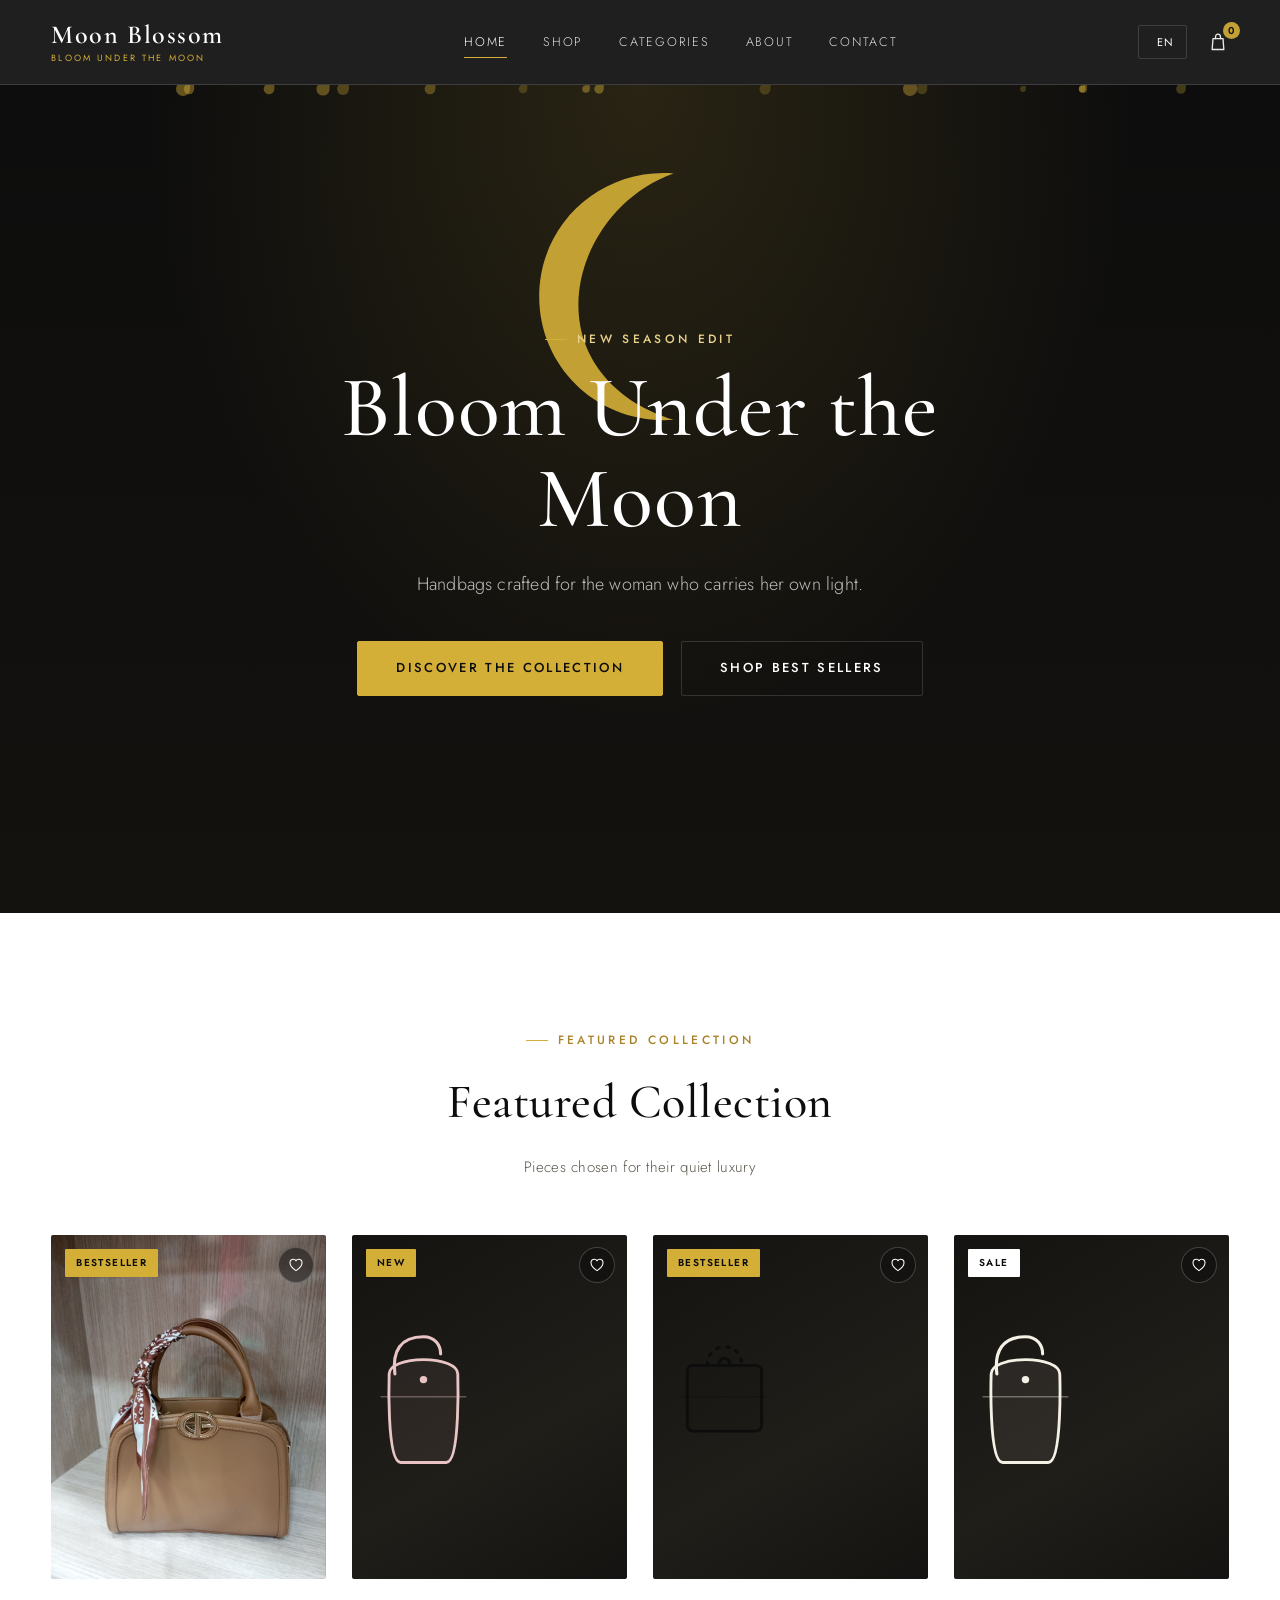
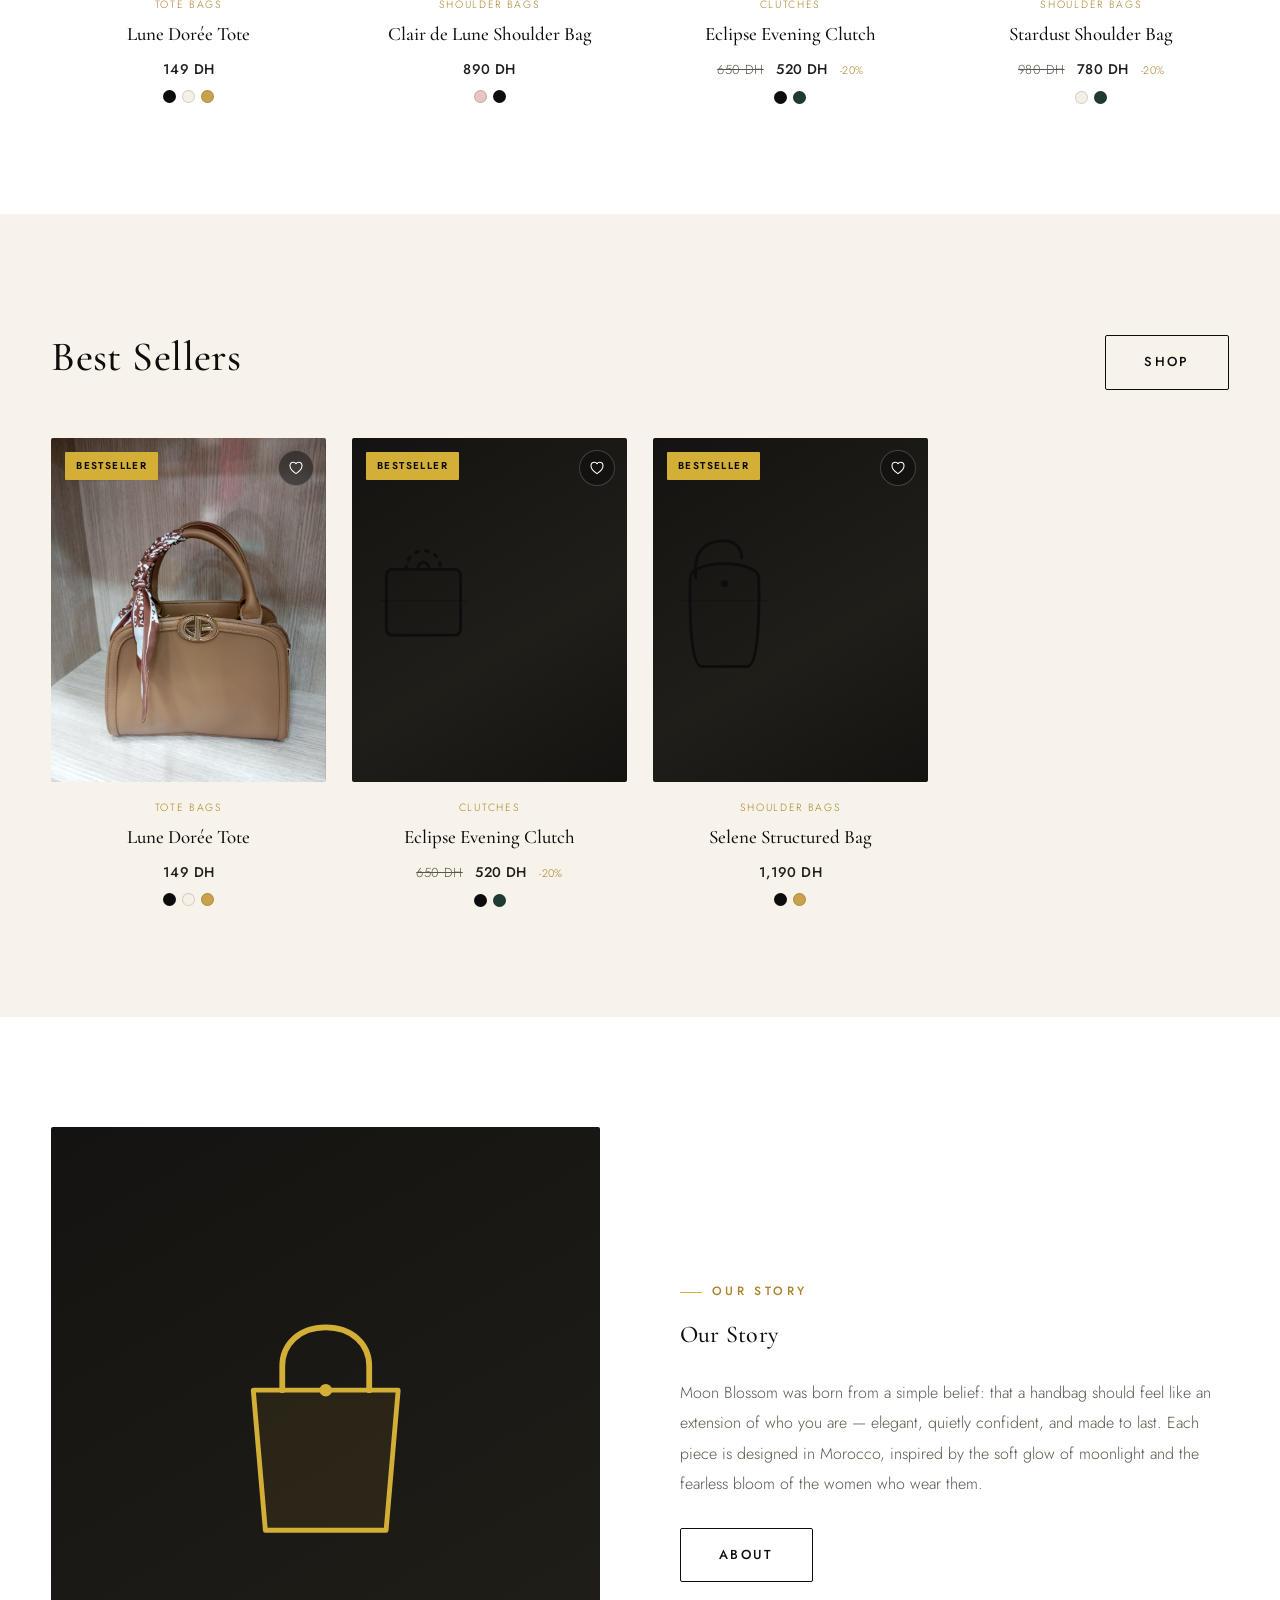
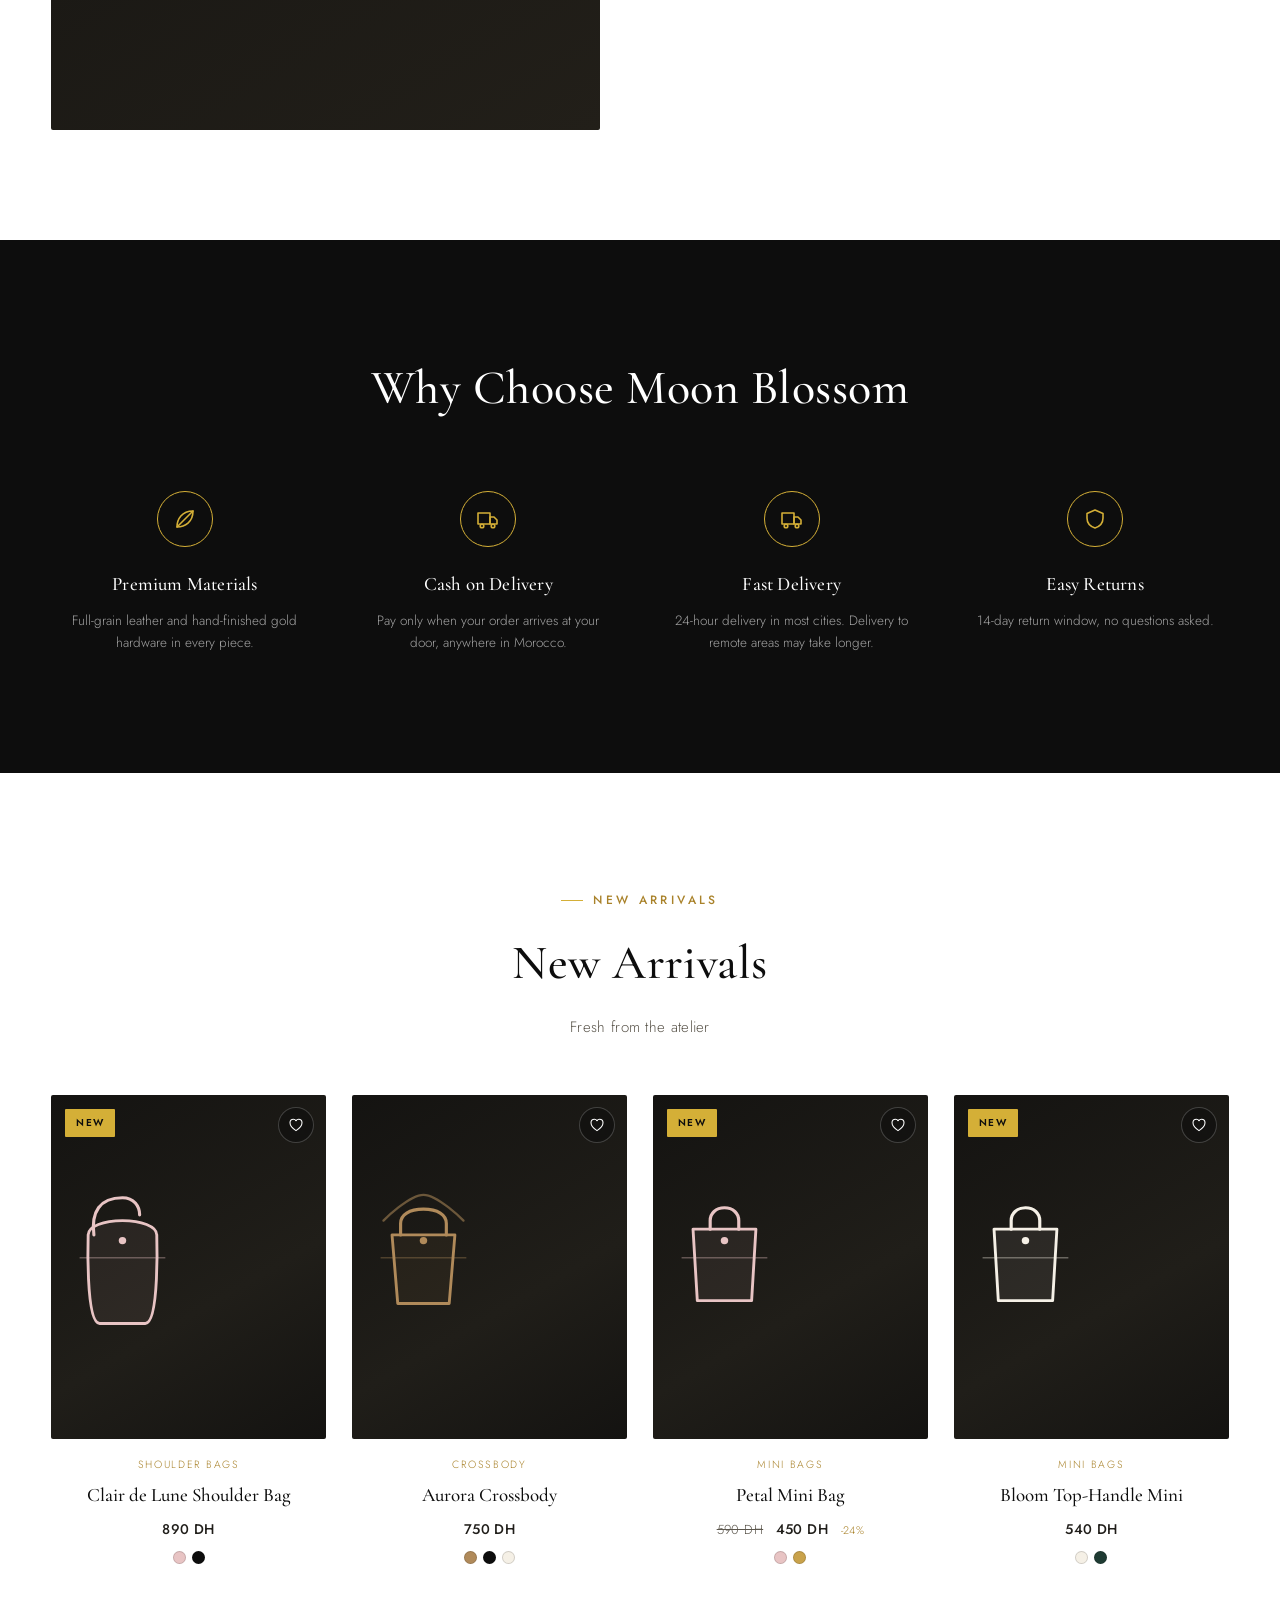
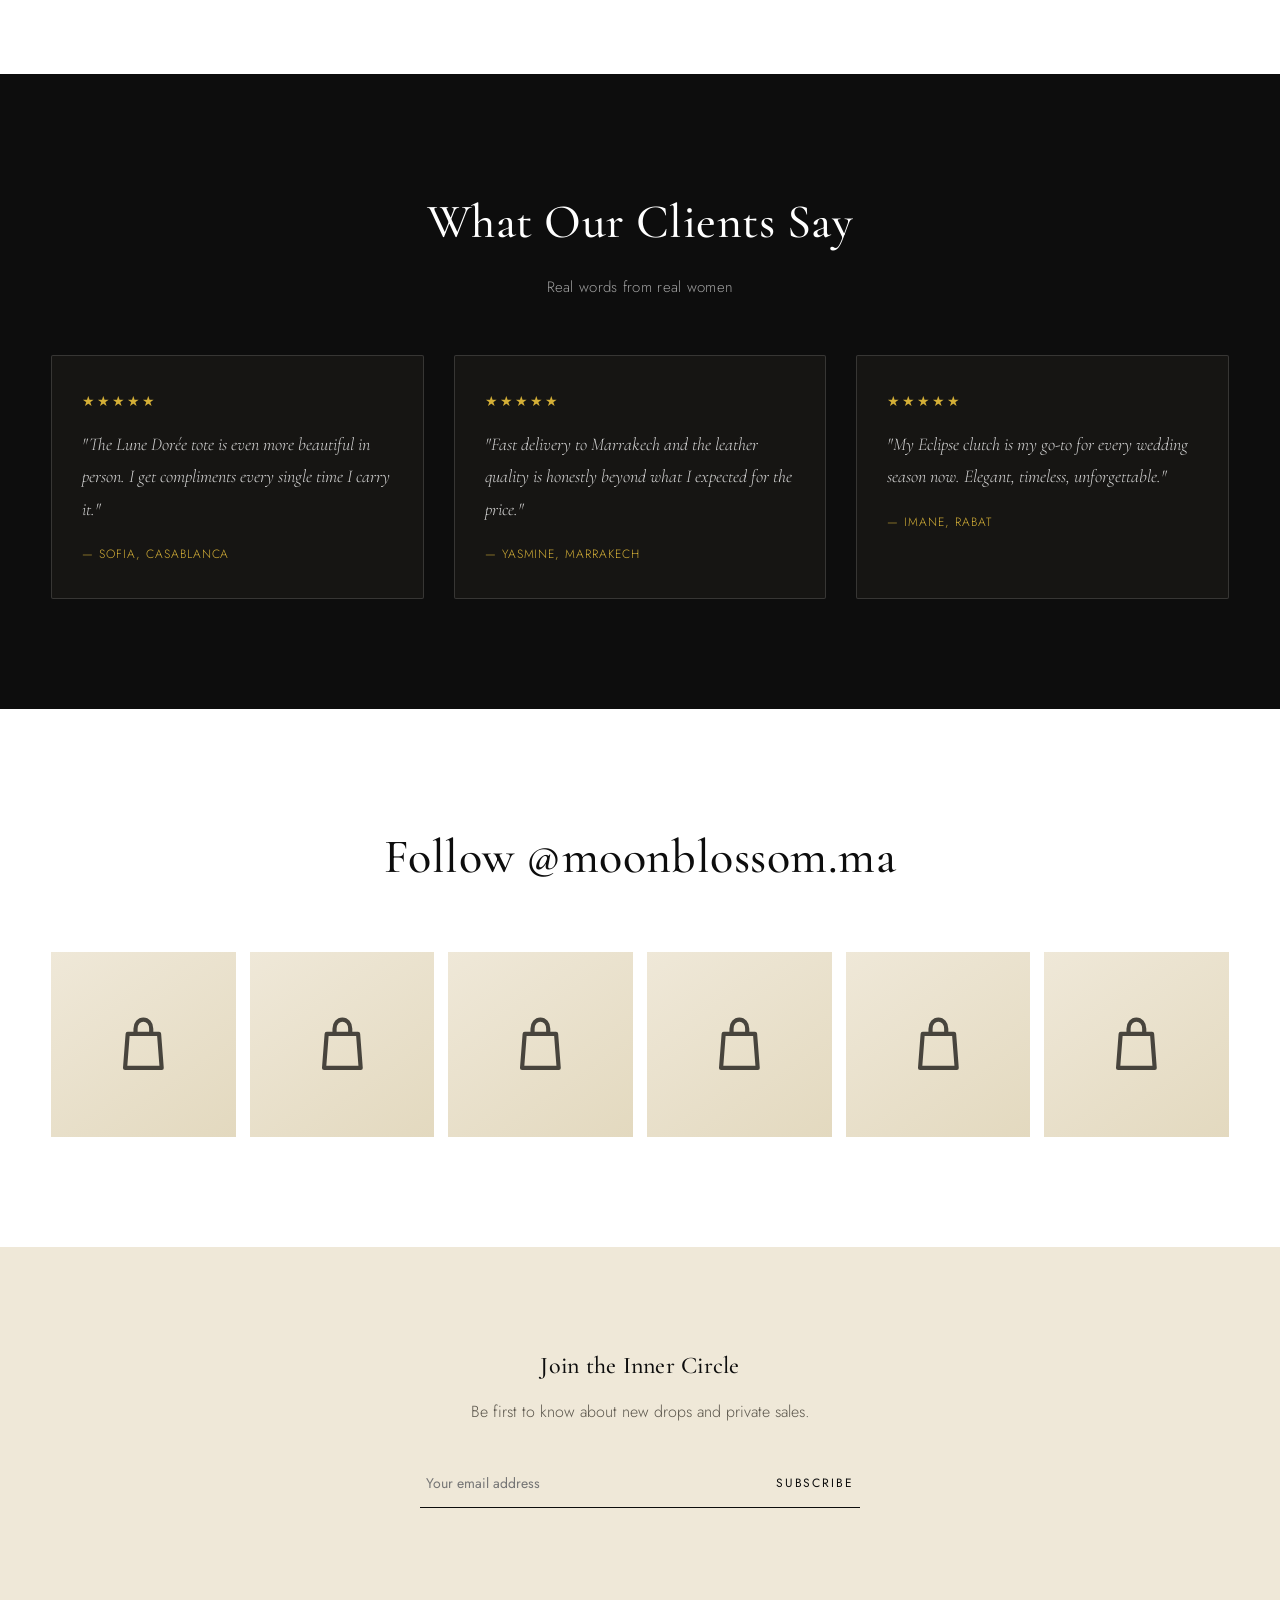
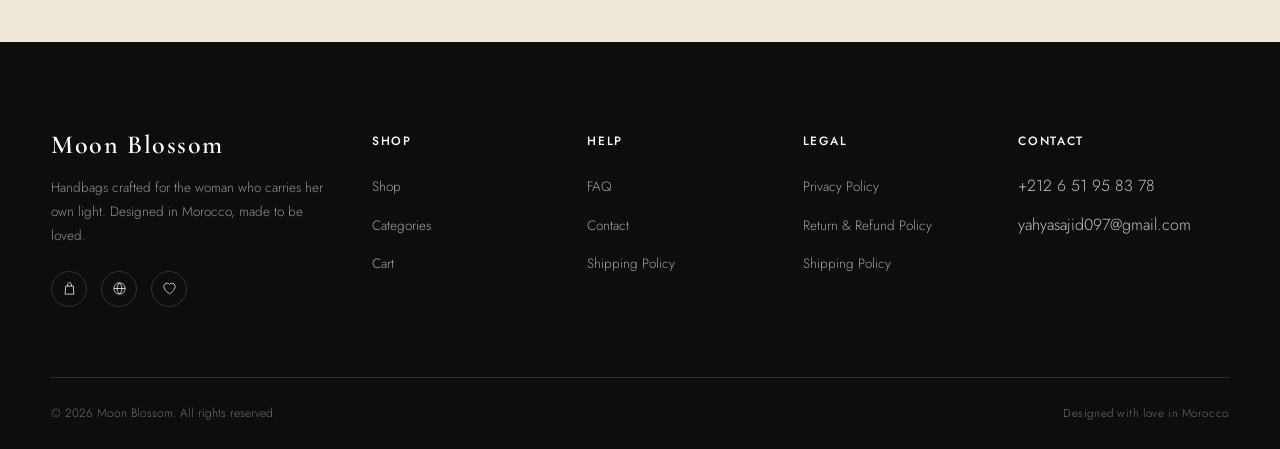
<file: index.html>
<!DOCTYPE html>
<html lang="en" dir="ltr">
<head>
<meta charset="UTF-8">
<meta name="viewport" content="width=device-width, initial-scale=1.0">
<title>Moon Blossom — Luxury Handbags | Bloom Under the Moon</title>
<meta name="description" content="Moon Blossom — premium women's handbags in Morocco. Full-grain leather, gold hardware, cash on delivery. Bloom Under the Moon.">
<link rel="icon" href="data:image/svg+xml,%3Csvg xmlns='http://www.w3.org/2000/svg' viewBox='0 0 24 24'%3E%3Cpath fill='%23D4AF37' d='M15.5 3.5C11 5 8.5 9 8.5 13.5C8.5 18 11 20.5 15.5 22C10 22.5 5 18 5 12.5C5 7 10 2.5 15.5 3.5Z'/%3E%3C/svg%3E">
<link rel="manifest" href="manifest.json">
<meta name="theme-color" content="#0D0D0D">
<link rel="preconnect" href="https://fonts.googleapis.com">
<link rel="stylesheet" href="css/style.css">
<meta property="og:title" content="Moon Blossom — Bloom Under the Moon">
<meta property="og:description" content="Premium women's handbags in Morocco.">
<meta property="og:type" content="website">
</head>
<body data-page="home">
<a href="#main" class="skip-link">Skip to content</a>
<header id="site-header" class="site-header"></header>

<main id="main">

  <section class="hero">
    <svg class="hero-moon" viewBox="0 0 100 100" xmlns="http://www.w3.org/2000/svg"><path fill="#D4AF37" d="M62 8C42 15 28 35 28 55C28 75 42 90 62 96C36 98 14 78 14 52C14 26 36 6 62 8Z"/></svg>
    <div class="hero-petals" id="heroPetals"></div>
    <div class="hero-content">
      <span class="eyebrow" data-i18n="hero.eyebrow">New Season Edit</span>
      <h1 data-i18n="hero.title">Bloom Under the Moon</h1>
      <p class="hero-sub" data-i18n="hero.subtitle">Handbags crafted for the woman who carries her own light.</p>
      <div class="hero-cta-row">
        <a href="shop.html" class="btn btn-gold" data-i18n="hero.cta">Discover the Collection</a>
        <a href="shop.html?category=all" class="btn btn-outline-light" data-i18n="hero.ctaSecondary">Shop Best Sellers</a>
      </div>
    </div>
  </section>

  <section class="section">
    <div class="container">
      <div class="section-head reveal">
        <span class="eyebrow" style="justify-content:center" data-i18n="sections.featured">Featured Collection</span>
        <h2 data-i18n="sections.featured">Featured Collection</h2>
        <p class="section-sub" data-i18n="sections.featuredSub">Pieces chosen for their quiet luxury</p>
      </div>
      <div class="product-grid" id="featuredGrid"></div>
    </div>
  </section>

  <section class="section section-cream">
    <div class="container">
      <div class="section-head-row reveal">
        <h2 data-i18n="sections.bestsellers">Best Sellers</h2>
        <a href="shop.html" class="btn btn-outline" data-i18n="nav.shop">Shop</a>
      </div>
      <div class="product-grid" id="bestsellersGrid"></div>
    </div>
  </section>

  <section class="section">
    <div class="container">
      <div class="story-wrap">
        <div class="story-media reveal">
          <svg viewBox="0 0 100 100" xmlns="http://www.w3.org/2000/svg"><path stroke="#D4AF37" stroke-width="2" fill="#D4AF37" fill-opacity="0.08" d="M20 34H80L75 92H25L20 34Z" stroke-linejoin="round"/><path d="M32 34V24C32 15 39 8 50 8C61 8 68 15 68 24V34" stroke="#D4AF37" stroke-width="2.4" fill="none" stroke-linecap="round"/><circle cx="50" cy="34" r="2.6" fill="#D4AF37"/></svg>
        </div>
        <div class="story-text reveal">
          <span class="eyebrow" data-i18n="sections.story">Our Story</span>
          <h2 data-i18n="sections.story">Our Story</h2>
          <p data-i18n="sections.storyText">Moon Blossom was born from a simple belief...</p>
          <a href="about.html" class="btn btn-outline" data-i18n="nav.about">About</a>
        </div>
      </div>
    </div>
  </section>

  <section class="section section-dark">
    <div class="container">
      <div class="section-head reveal">
        <h2 data-i18n="sections.why">Why Choose Moon Blossom</h2>
      </div>
      <div class="feature-grid">
        <div class="feature-card reveal">
          <div class="feature-icon" id="iconLeaf"></div>
          <h3 data-i18n="why.f1t">Premium Materials</h3>
          <p data-i18n="why.f1d">Full-grain leather and hand-finished gold hardware in every piece.</p>
        </div>
        <div class="feature-card reveal">
          <div class="feature-icon" id="iconTruck2"></div>
          <h3 data-i18n="why.f2t">Cash on Delivery</h3>
          <p data-i18n="why.f2d">Pay only when your order arrives at your door, anywhere in Morocco.</p>
        </div>
        <div class="feature-card reveal">
          <div class="feature-icon" id="iconTruck"></div>
          <h3 data-i18n="why.f3t">Fast Delivery</h3>
          <p data-i18n="why.f3d">2–5 business days across all major Moroccan cities.</p>
        </div>
        <div class="feature-card reveal">
          <div class="feature-icon" id="iconShield"></div>
          <h3 data-i18n="why.f4t">Easy Returns</h3>
          <p data-i18n="why.f4d">14-day return window, no questions asked.</p>
        </div>
      </div>
    </div>
  </section>

  <section class="section">
    <div class="container">
      <div class="section-head reveal">
        <span class="eyebrow" style="justify-content:center" data-i18n="sections.newArrivals">New Arrivals</span>
        <h2 data-i18n="sections.newArrivals">New Arrivals</h2>
        <p class="section-sub" data-i18n="sections.newArrivalsSub">Fresh from the atelier</p>
      </div>
      <div class="product-grid" id="newArrivalsGrid"></div>
    </div>
  </section>

  <section class="section section-dark">
    <div class="container">
      <div class="section-head reveal">
        <h2 data-i18n="sections.reviews">What Our Clients Say</h2>
        <p class="section-sub" data-i18n="sections.reviewsSub">Real words from real women</p>
      </div>
      <div class="review-grid">
        <div class="review-card reveal">
          <div class="review-stars">★★★★★</div>
          <p>"The Lune Dorée tote is even more beautiful in person. I get compliments every single time I carry it."</p>
          <div class="review-author">— Sofia, Casablanca</div>
        </div>
        <div class="review-card reveal">
          <div class="review-stars">★★★★★</div>
          <p>"Fast delivery to Marrakech and the leather quality is honestly beyond what I expected for the price."</p>
          <div class="review-author">— Yasmine, Marrakech</div>
        </div>
        <div class="review-card reveal">
          <div class="review-stars">★★★★★</div>
          <p>"My Eclipse clutch is my go-to for every wedding season now. Elegant, timeless, unforgettable."</p>
          <div class="review-author">— Imane, Rabat</div>
        </div>
      </div>
    </div>
  </section>

  <section class="section">
    <div class="container">
      <div class="section-head reveal">
        <h2 data-i18n="sections.instagram">Follow @moonblossom.ma</h2>
      </div>
      <div class="insta-grid" id="instaGrid"></div>
    </div>
  </section>

  <section class="newsletter">
    <div class="container">
      <h2 data-i18n="sections.newsletter">Join the Inner Circle</h2>
      <p data-i18n="sections.newsletterSub">Be first to know about new drops and private sales.</p>
      <form class="newsletter-form" id="newsletterForm">
        <input type="email" required data-i18n-placeholder="sections.newsletterPlaceholder" placeholder="Your email address">
        <button type="submit" data-i18n="sections.newsletterBtn">Subscribe →</button>
      </form>
      <div class="newsletter-msg" id="newsletterMsg"></div>
    </div>
  </section>

</main>

<footer id="site-footer" class="site-footer"></footer>

<script src="js/main.js"></script>
<script src="js/cart.js"></script>
<script src="js/products.js"></script>
<script>
MB.init('home').then(() => {
  MBProducts.renderHome();
  MB.initPetals(document.getElementById('heroPetals'));

  ['iconLeaf','iconTruck2','iconTruck','iconShield'].forEach((id, i) => {
    document.getElementById(id).innerHTML = MB.svgIcon(['leaf','truck','truck','shield'][i]);
  });

  const instaGrid = document.getElementById('instaGrid');
  instaGrid.innerHTML = Array.from({length:6}).map(() => `<div class="insta-tile">${MB.svgIcon('bag')}</div>`).join('');

  document.getElementById('newsletterForm').addEventListener('submit', (e) => {
    e.preventDefault();
    document.getElementById('newsletterMsg').textContent = '✓ ' + MB.t('sections.newsletterBtn');
    e.target.reset();
  });

  document.addEventListener('mb:rerender', () => {
    MBProducts.renderHome();
    document.getElementById('newsletterMsg').textContent = '';
  });
});
</script>
</body>
</html>
</file>
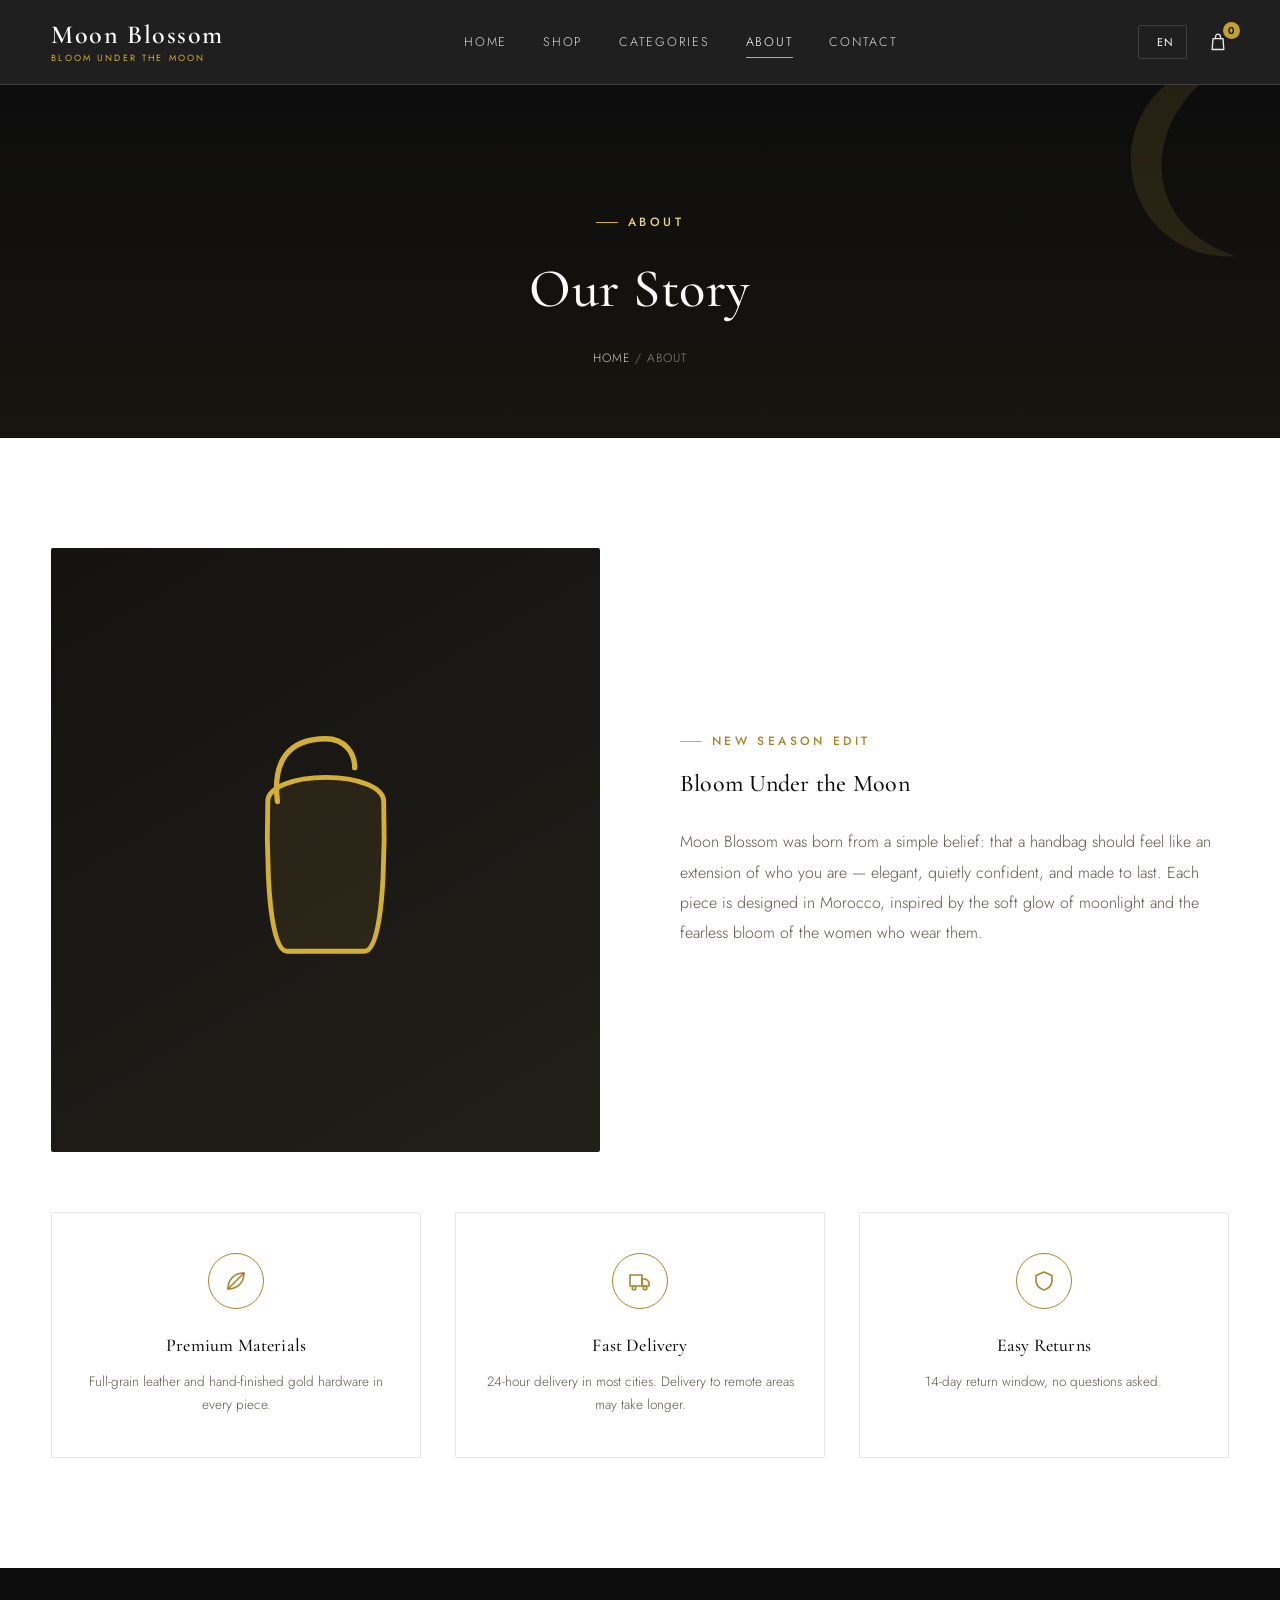
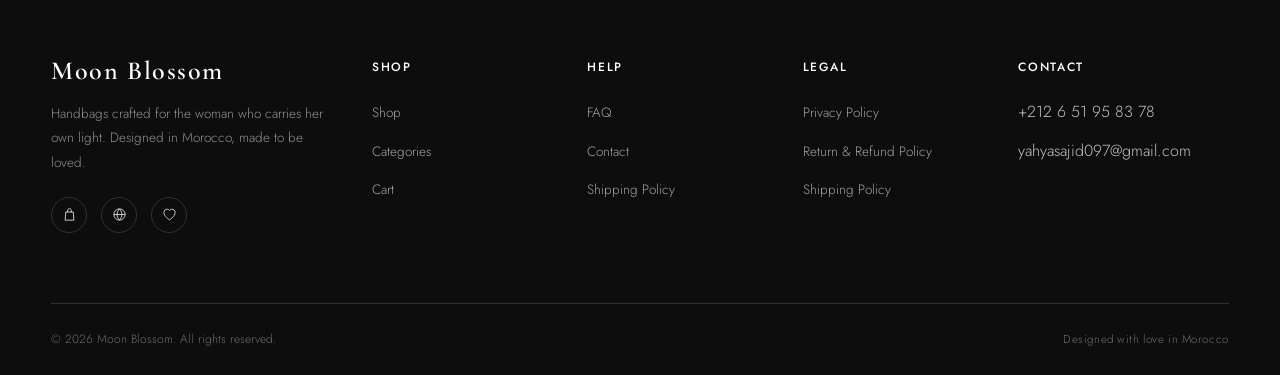
<file: about.html>
<!DOCTYPE html>
<html lang="en" dir="ltr">
<head>
<meta charset="UTF-8">
<meta name="viewport" content="width=device-width, initial-scale=1.0">
<title>About Us — Moon Blossom</title>
<link rel="icon" href="data:image/svg+xml,%3Csvg xmlns='http://www.w3.org/2000/svg' viewBox='0 0 24 24'%3E%3Cpath fill='%23D4AF37' d='M15.5 3.5C11 5 8.5 9 8.5 13.5C8.5 18 11 20.5 15.5 22C10 22.5 5 18 5 12.5C5 7 10 2.5 15.5 3.5Z'/%3E%3C/svg%3E">
<link rel="manifest" href="manifest.json">
<meta name="theme-color" content="#0D0D0D">
<link rel="stylesheet" href="css/style.css">
</head>
<body data-page="about">
<a href="#main" class="skip-link">Skip to content</a>
<header id="site-header" class="site-header"></header>

<main id="main">
  <div class="page-header">
    <svg class="crescent-bg" viewBox="0 0 100 100"><path fill="#D4AF37" d="M62 8C42 15 28 35 28 55C28 75 42 90 62 96C36 98 14 78 14 52C14 26 36 6 62 8Z"/></svg>
    <span class="eyebrow" data-i18n="nav.about">About</span>
    <h1 data-i18n="sections.story">Our Story</h1>
    <div class="breadcrumb"><a href="index.html" data-i18n="nav.home">Home</a> / <span data-i18n="nav.about">About</span></div>
  </div>

  <section class="section">
    <div class="container">
      <div class="story-wrap">
        <div class="story-media reveal">
          <svg viewBox="0 0 100 100" xmlns="http://www.w3.org/2000/svg"><path stroke="#D4AF37" stroke-width="2" fill="#D4AF37" fill-opacity="0.08" d="M26 30C26 30 24 92 34 92H66C76 92 74 30 74 30C74 24 63 20 50 20C37 20 26 24 26 30Z" stroke-linejoin="round"/><path d="M30 30C28 14 34 4 50 4C58 4 62 10 62 16" stroke="#D4AF37" stroke-width="2.2" fill="none" stroke-linecap="round"/></svg>
        </div>
        <div class="story-text reveal">
          <span class="eyebrow" data-i18n="hero.eyebrow">New Season Edit</span>
          <h2 data-i18n="hero.title">Bloom Under the Moon</h2>
          <p data-i18n="sections.storyText">Moon Blossom was born from a simple belief...</p>
        </div>
      </div>

      <div class="about-values mt-lg">
        <div class="value-card reveal">
          <div class="feature-icon" id="valIcon1"></div>
          <h3 data-i18n="why.f1t">Premium Materials</h3>
          <p data-i18n="why.f1d">Full-grain leather and hand-finished gold hardware in every piece.</p>
        </div>
        <div class="value-card reveal">
          <div class="feature-icon" id="valIcon2"></div>
          <h3 data-i18n="why.f3t">Fast Delivery</h3>
          <p data-i18n="why.f3d">2–5 business days across all major Moroccan cities.</p>
        </div>
        <div class="value-card reveal">
          <div class="feature-icon" id="valIcon3"></div>
          <h3 data-i18n="why.f4t">Easy Returns</h3>
          <p data-i18n="why.f4d">14-day return window, no questions asked.</p>
        </div>
      </div>
    </div>
  </section>
</main>

<footer id="site-footer" class="site-footer"></footer>

<script src="js/main.js"></script>
<script src="js/cart.js"></script>
<script src="js/products.js"></script>
<script>
MB.init('about').then(() => {
  document.getElementById('valIcon1').innerHTML = MB.svgIcon('leaf');
  document.getElementById('valIcon2').innerHTML = MB.svgIcon('truck');
  document.getElementById('valIcon3').innerHTML = MB.svgIcon('shield');
  document.addEventListener('mb:rerender', () => {
    document.getElementById('valIcon1').innerHTML = MB.svgIcon('leaf');
    document.getElementById('valIcon2').innerHTML = MB.svgIcon('truck');
    document.getElementById('valIcon3').innerHTML = MB.svgIcon('shield');
  });
});
</script>
</body>
</html>
</file>
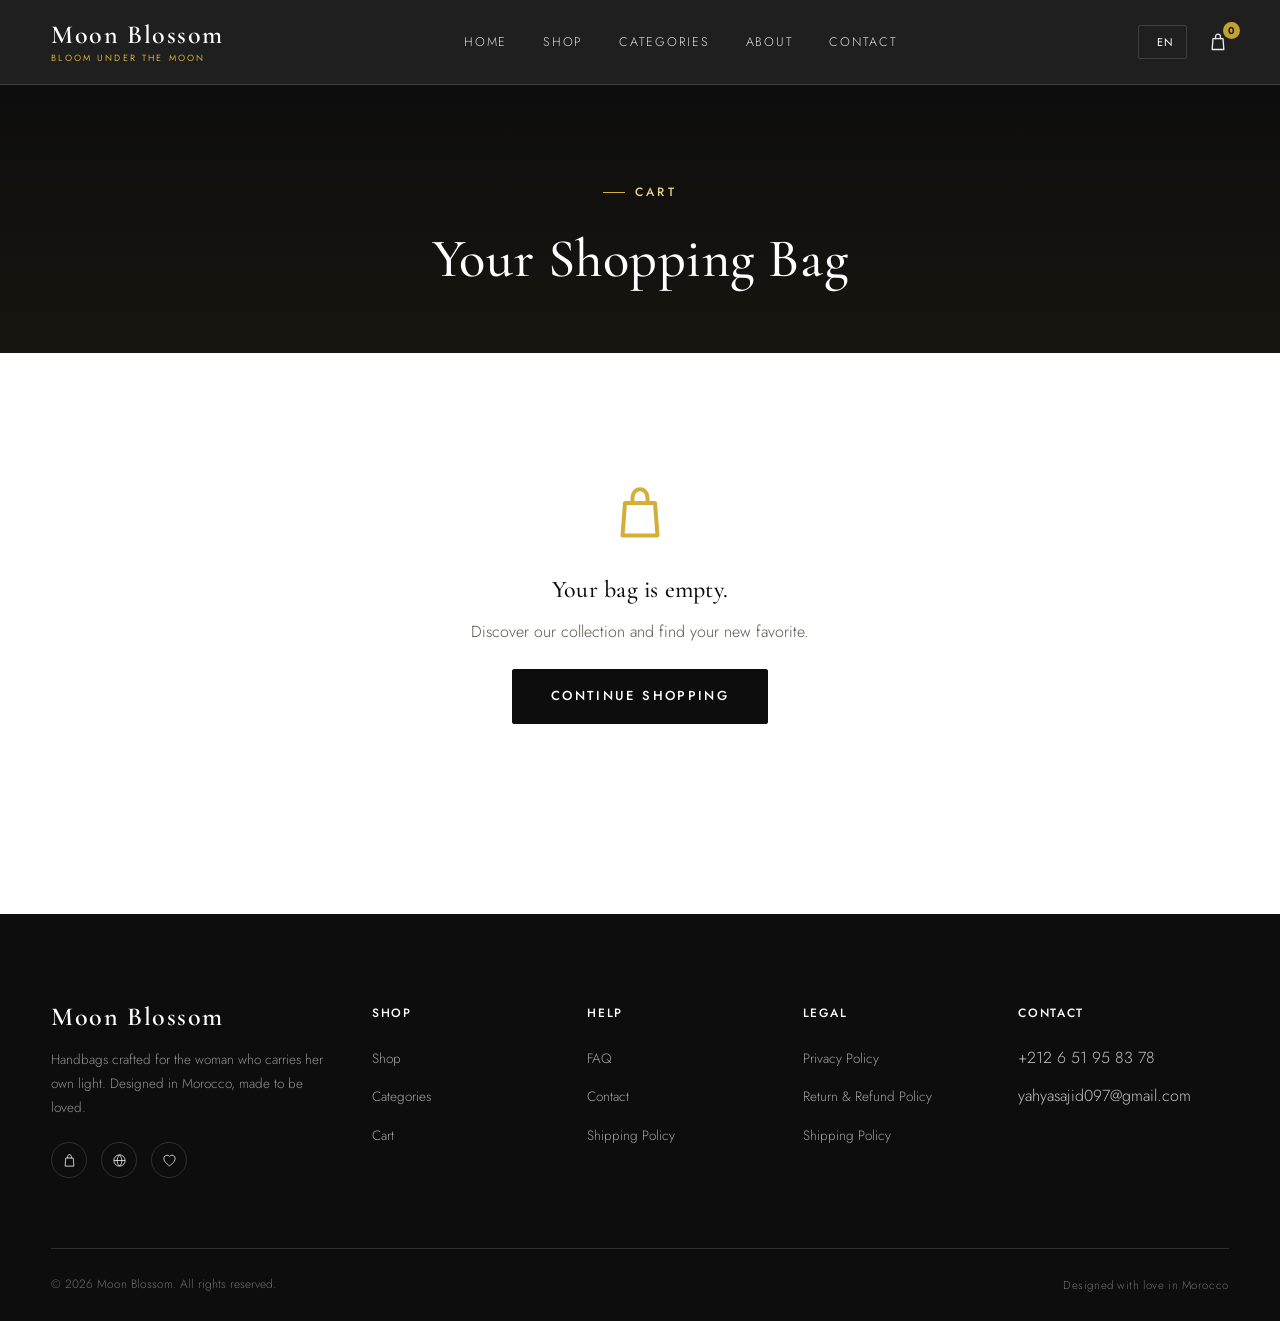
<file: cart.html>
<!DOCTYPE html>
<html lang="en" dir="ltr">
<head>
<meta charset="UTF-8">
<meta name="viewport" content="width=device-width, initial-scale=1.0">
<title>Your Bag — Moon Blossom</title>
<link rel="icon" href="data:image/svg+xml,%3Csvg xmlns='http://www.w3.org/2000/svg' viewBox='0 0 24 24'%3E%3Cpath fill='%23D4AF37' d='M15.5 3.5C11 5 8.5 9 8.5 13.5C8.5 18 11 20.5 15.5 22C10 22.5 5 18 5 12.5C5 7 10 2.5 15.5 3.5Z'/%3E%3C/svg%3E">
<link rel="manifest" href="manifest.json">
<meta name="theme-color" content="#0D0D0D">
<link rel="stylesheet" href="css/style.css">
</head>
<body data-page="cart">
<a href="#main" class="skip-link">Skip to content</a>
<header id="site-header" class="site-header"></header>

<main id="main">
  <div class="page-header" style="padding:90px 20px 50px;">
    <span class="eyebrow" data-i18n="nav.cart">Cart</span>
    <h1 data-i18n="cart.title">Your Shopping Bag</h1>
  </div>

  <section class="section" style="padding-top:50px;">
    <div class="container">
      <div class="cart-layout" id="cartLayout">
        <div>
          <div id="cartItemsList"></div>
          <a href="shop.html" class="btn btn-outline mt-lg" data-i18n="cart.continueShopping">Continue Shopping</a>
        </div>
        <div class="summary-card">
          <h3 data-i18n="checkout.orderSummary">Order Summary</h3>
          <div class="summary-row"><span data-i18n="cart.subtotal">Subtotal</span><span id="sumSubtotal">—</span></div>
          <div class="summary-row"><span data-i18n="cart.shipping">Shipping</span><span id="sumShipping">—</span></div>
          <div class="summary-row total"><span data-i18n="cart.total">Total</span><span id="sumTotal">—</span></div>
          <a href="checkout.html" class="btn btn-gold btn-block mt-lg" data-i18n="cart.checkout" style="margin-top:24px;">Proceed to Checkout</a>
        </div>
      </div>

      <div class="empty-state" id="cartEmpty" style="display:none;">
        <div id="emptyCartIcon"></div>
        <h3 data-i18n="cart.empty" style="font-family:var(--font-display); font-size:24px; margin-bottom:10px;">Your bag is empty.</h3>
        <p data-i18n="cart.emptySub">Discover our collection and find your new favorite.</p>
        <a href="shop.html" class="btn btn-primary" data-i18n="cart.continueShopping">Continue Shopping</a>
      </div>
    </div>
  </section>
</main>

<footer id="site-footer" class="site-footer"></footer>

<script src="js/main.js"></script>
<script src="js/cart.js"></script>
<script src="js/products.js"></script>
<script>
MB.init('cart').then(() => {
  document.getElementById('emptyCartIcon').innerHTML = MB.svgIcon('bag');
  MBCart.renderCartPage();
  document.addEventListener('mb:rerender', () => MBCart.renderCartPage());
  document.addEventListener('mb:cartchange', () => MBCart.renderCartPage());
});
</script>
</body>
</html>
</file>
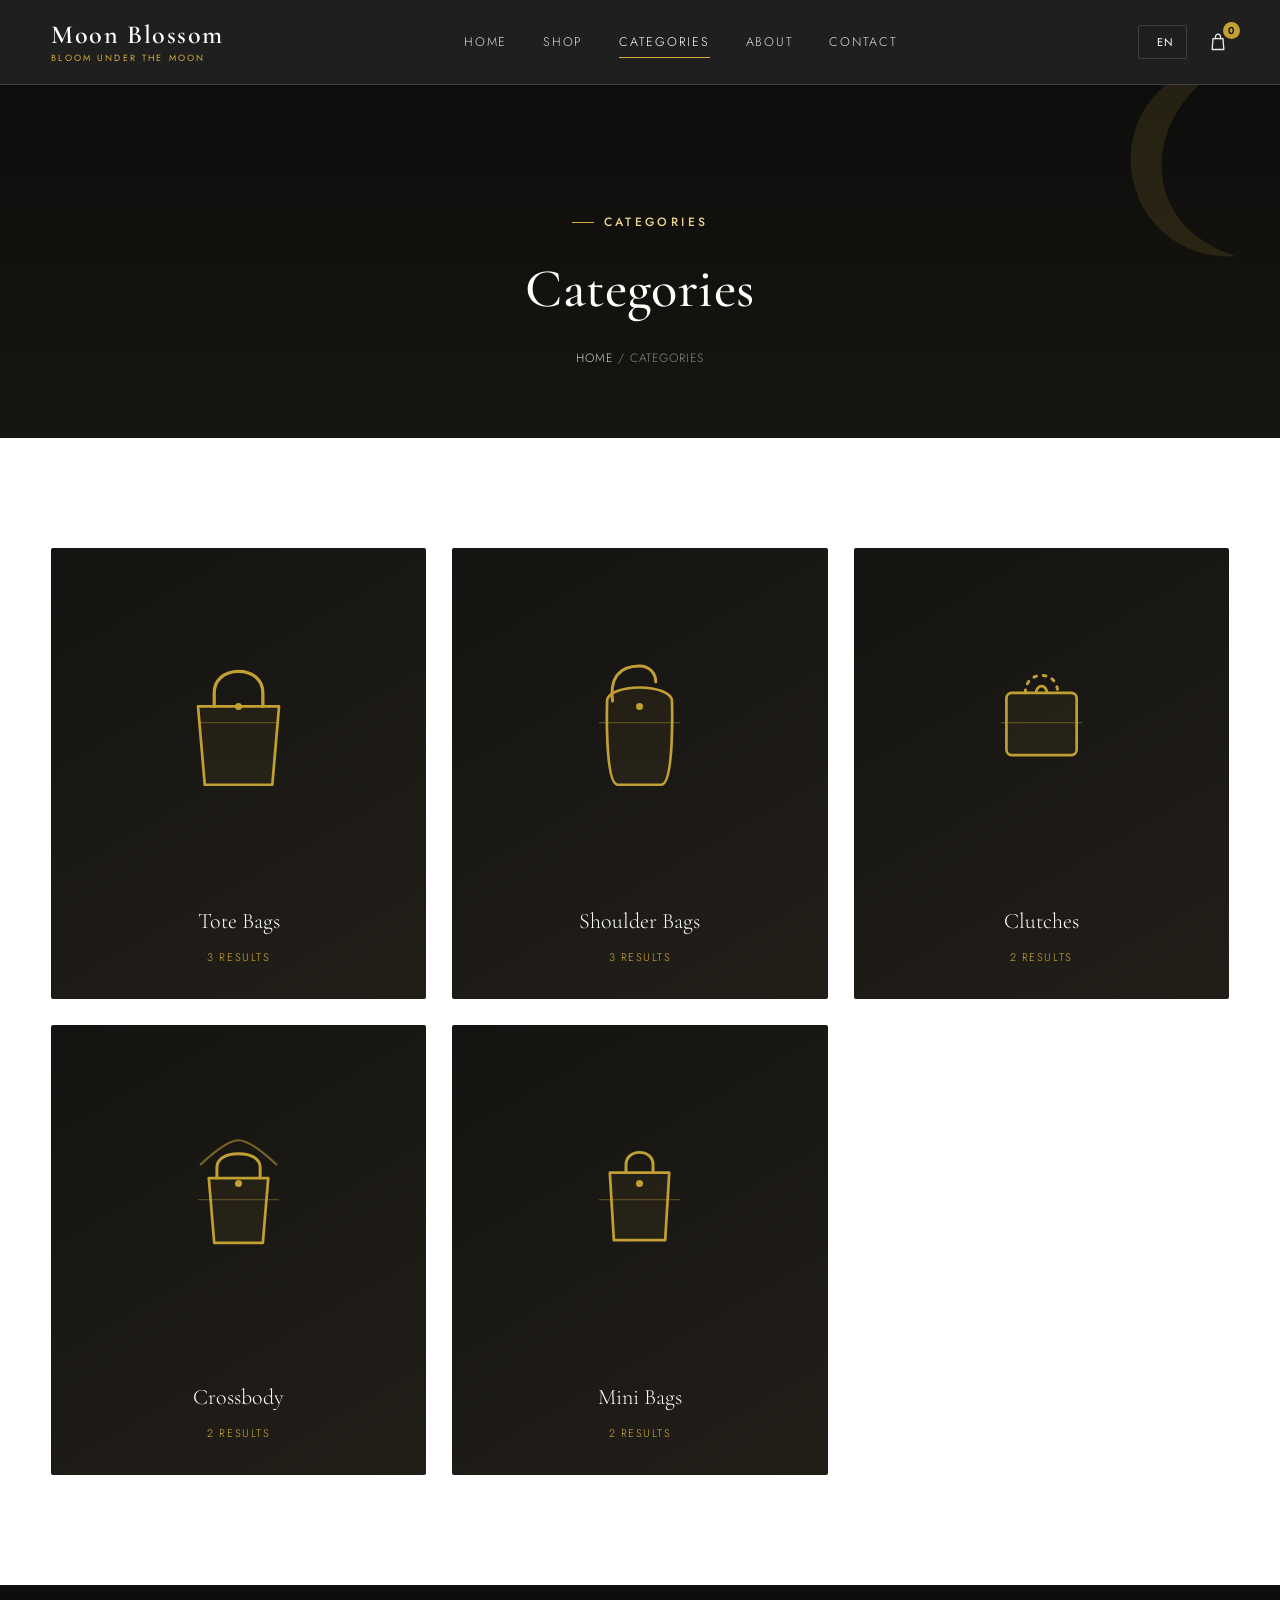
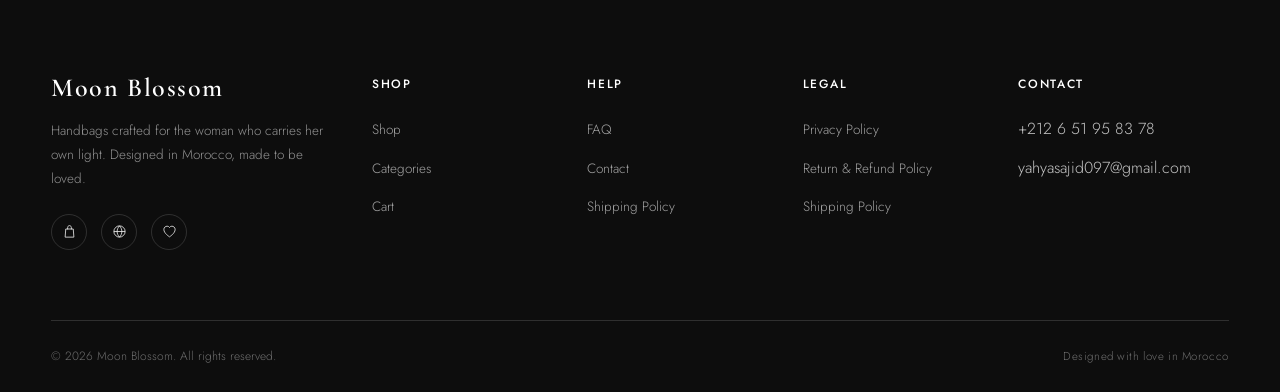
<file: categories.html>
<!DOCTYPE html>
<html lang="en" dir="ltr">
<head>
<meta charset="UTF-8">
<meta name="viewport" content="width=device-width, initial-scale=1.0">
<title>Categories — Moon Blossom</title>
<link rel="icon" href="data:image/svg+xml,%3Csvg xmlns='http://www.w3.org/2000/svg' viewBox='0 0 24 24'%3E%3Cpath fill='%23D4AF37' d='M15.5 3.5C11 5 8.5 9 8.5 13.5C8.5 18 11 20.5 15.5 22C10 22.5 5 18 5 12.5C5 7 10 2.5 15.5 3.5Z'/%3E%3C/svg%3E">
<link rel="manifest" href="manifest.json">
<meta name="theme-color" content="#0D0D0D">
<link rel="stylesheet" href="css/style.css">
</head>
<body data-page="categories">
<a href="#main" class="skip-link">Skip to content</a>
<header id="site-header" class="site-header"></header>

<main id="main">
  <div class="page-header">
    <svg class="crescent-bg" viewBox="0 0 100 100"><path fill="#D4AF37" d="M62 8C42 15 28 35 28 55C28 75 42 90 62 96C36 98 14 78 14 52C14 26 36 6 62 8Z"/></svg>
    <span class="eyebrow" data-i18n="nav.categories">Categories</span>
    <h1 data-i18n="nav.categories">Categories</h1>
    <div class="breadcrumb"><a href="index.html" data-i18n="nav.home">Home</a> / <span data-i18n="nav.categories">Categories</span></div>
  </div>

  <section class="section">
    <div class="container">
      <div class="cat-grid" id="categoriesGrid"></div>
    </div>
  </section>
</main>

<footer id="site-footer" class="site-footer"></footer>

<script src="js/main.js"></script>
<script src="js/cart.js"></script>
<script src="js/products.js"></script>
<script>
MB.init('categories').then(() => {
  MBProducts.renderCategories();
  document.addEventListener('mb:rerender', () => MBProducts.renderCategories());
});
</script>
</body>
</html>
</file>
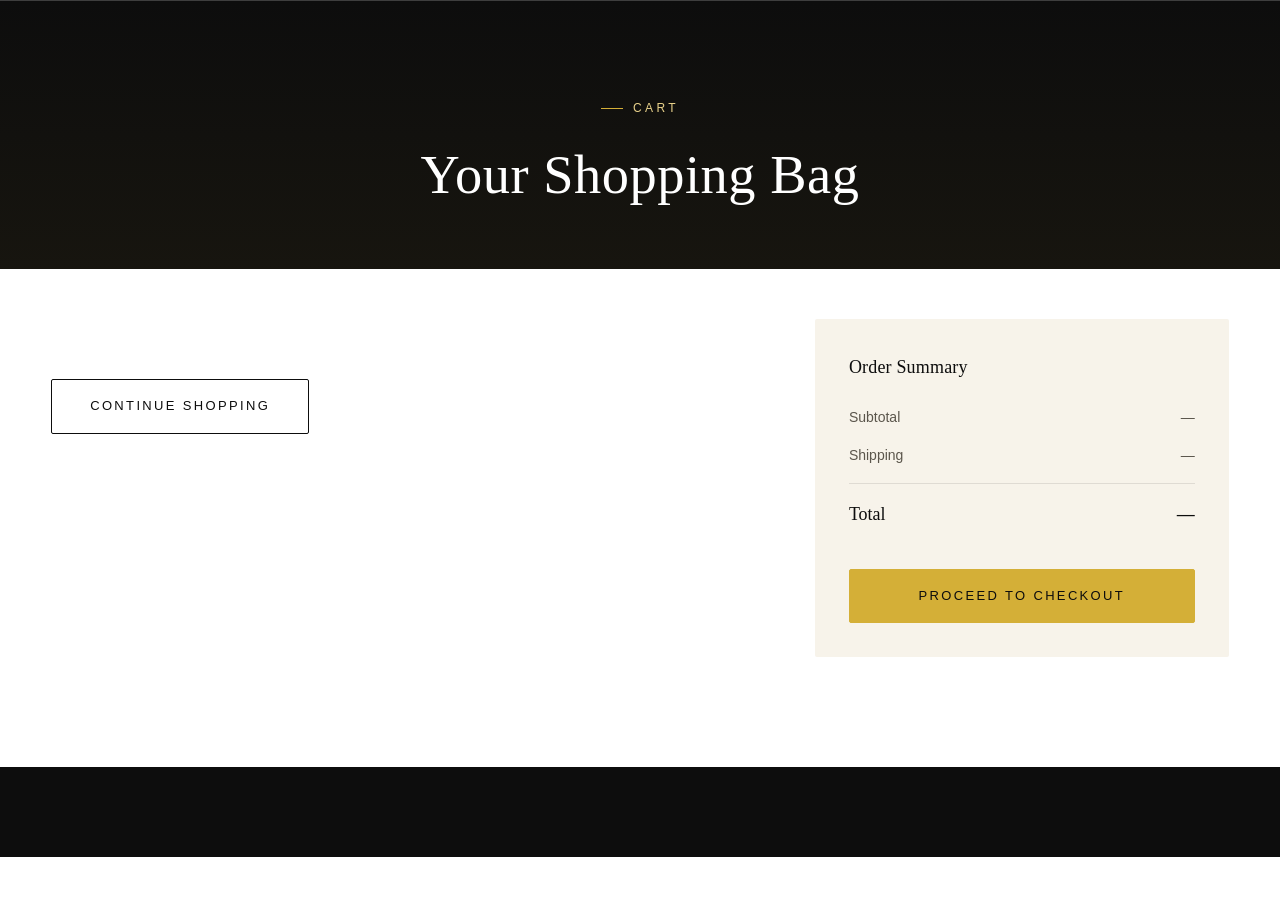
<file: checkout.html>
<!DOCTYPE html>
<html lang="en" dir="ltr">
<head>
<meta charset="UTF-8">
<meta name="viewport" content="width=device-width, initial-scale=1.0">
<title>Checkout — Moon Blossom</title>
<link rel="icon" href="data:image/svg+xml,%3Csvg xmlns='http://www.w3.org/2000/svg' viewBox='0 0 24 24'%3E%3Cpath fill='%23D4AF37' d='M15.5 3.5C11 5 8.5 9 8.5 13.5C8.5 18 11 20.5 15.5 22C10 22.5 5 18 5 12.5C5 7 10 2.5 15.5 3.5Z'/%3E%3C/svg%3E">
<link rel="manifest" href="manifest.json">
<meta name="theme-color" content="#0D0D0D">
<link rel="stylesheet" href="css/style.css">
</head>
<body data-page="checkout">
<a href="#main" class="skip-link">Skip to content</a>
<header id="site-header" class="site-header"></header>

<main id="main">
  <div class="page-header" style="padding:90px 20px 50px;">
    <span class="eyebrow" data-i18n="checkout.title">Checkout</span>
    <h1 data-i18n="checkout.title">Checkout</h1>
  </div>

  <section class="section" style="padding-top:50px;">
    <div class="container">
      <div class="cart-layout">
        <form id="checkoutForm" novalidate>
          <h3 style="font-family:var(--font-display); font-size:20px; margin-bottom:24px;" data-i18n="checkout.contactInfo">Contact Information</h3>
          <div class="form-grid">
            <div class="form-field full">
              <label data-i18n="checkout.fullName">Full Name</label>
              <input type="text" id="fName" required>
              <div class="field-error" data-i18n="checkout.required">This field is required</div>
            </div>
            <div class="form-field">
              <label data-i18n="checkout.phone">Phone Number</label>
              <input type="tel" id="fPhone" required placeholder="06 12 34 56 78">
              <div class="field-error" data-i18n="checkout.invalidPhone">Please enter a valid phone number</div>
            </div>
            <div class="form-field">
              <label data-i18n="checkout.city">City</label>
              <select id="cityField" required>
                <option value="" disabled selected></option>
              </select>
              <div class="field-error" data-i18n="checkout.required">This field is required</div>
            </div>
            <div class="form-field full">
              <label data-i18n="checkout.address">Full Address</label>
              <textarea id="fAddress" required data-i18n-placeholder="checkout.addressPlaceholder" placeholder="Street, building, apartment, landmark..." rows="3"></textarea>
              <div class="field-error" data-i18n="checkout.required">This field is required</div>
            </div>
            <div class="form-field full">
              <label data-i18n="checkout.notes">Order Notes (optional)</label>
              <textarea id="fNotes" rows="2"></textarea>
            </div>
          </div>

          <div class="payment-option">
            <div id="payIcon"></div>
            <div>
              <h4 data-i18n="checkout.cod">Cash on Delivery</h4>
              <p data-i18n="checkout.codDesc">Pay in cash when your order is delivered to your address.</p>
            </div>
          </div>

          <button type="submit" class="btn btn-gold btn-block" id="placeOrderBtn">
            <span id="waIcon"></span> <span data-i18n="checkout.placeOrder">Confirm Order via WhatsApp</span>
          </button>
        </form>

        <div class="summary-card">
          <h3 data-i18n="checkout.orderSummary">Order Summary</h3>
          <div id="checkoutItems"></div>
          <div class="summary-row" style="margin-top:18px; padding-top:18px; border-top:1px solid var(--line);"><span data-i18n="cart.subtotal">Subtotal</span><span id="sumSubtotal">—</span></div>
          <div class="summary-row"><span data-i18n="cart.shipping">Shipping</span><span id="sumShipping">—</span></div>
          <div class="summary-row total"><span data-i18n="cart.total">Total</span><span id="sumTotal">—</span></div>
        </div>
      </div>
    </div>
  </section>
</main>

<footer id="site-footer" class="site-footer"></footer>

<script src="js/main.js"></script>
<script src="js/cart.js"></script>
<script src="js/products.js"></script>
<script>
MB.init('checkout').then(() => {
  if(MBCart.count() === 0){ location.href = 'cart.html'; return; }
  document.getElementById('payIcon').innerHTML = MB.svgIcon('truck');
  document.getElementById('waIcon').innerHTML = MB.svgIcon('whatsapp');
  MBCart.renderCheckoutSummary();
  document.addEventListener('mb:rerender', () => MBCart.renderCheckoutSummary());

  const form = document.getElementById('checkoutForm');
  form.addEventListener('submit', (e) => {
    e.preventDefault();
    let valid = true;
    const name = document.getElementById('fName');
    const phone = document.getElementById('fPhone');
    const city = document.getElementById('cityField');
    const address = document.getElementById('fAddress');

    [name, address].forEach(f => {
      f.closest('.form-field').classList.toggle('error', !f.value.trim());
      if(!f.value.trim()) valid = false;
    });
    const phoneValid = /^[0-9+\s-]{9,}$/.test(phone.value.trim());
    phone.closest('.form-field').classList.toggle('error', !phoneValid);
    if(!phoneValid) valid = false;
    city.closest('.form-field').classList.toggle('error', !city.value);
    if(!city.value) valid = false;

    if(!valid) return;

    MBCart.submitOrder({
      name: name.value.trim(),
      phone: phone.value.trim(),
      city: city.value,
      address: address.value.trim(),
      notes: document.getElementById('fNotes').value.trim()
    });
  });
});
</script>
</body>
</html>
</file>
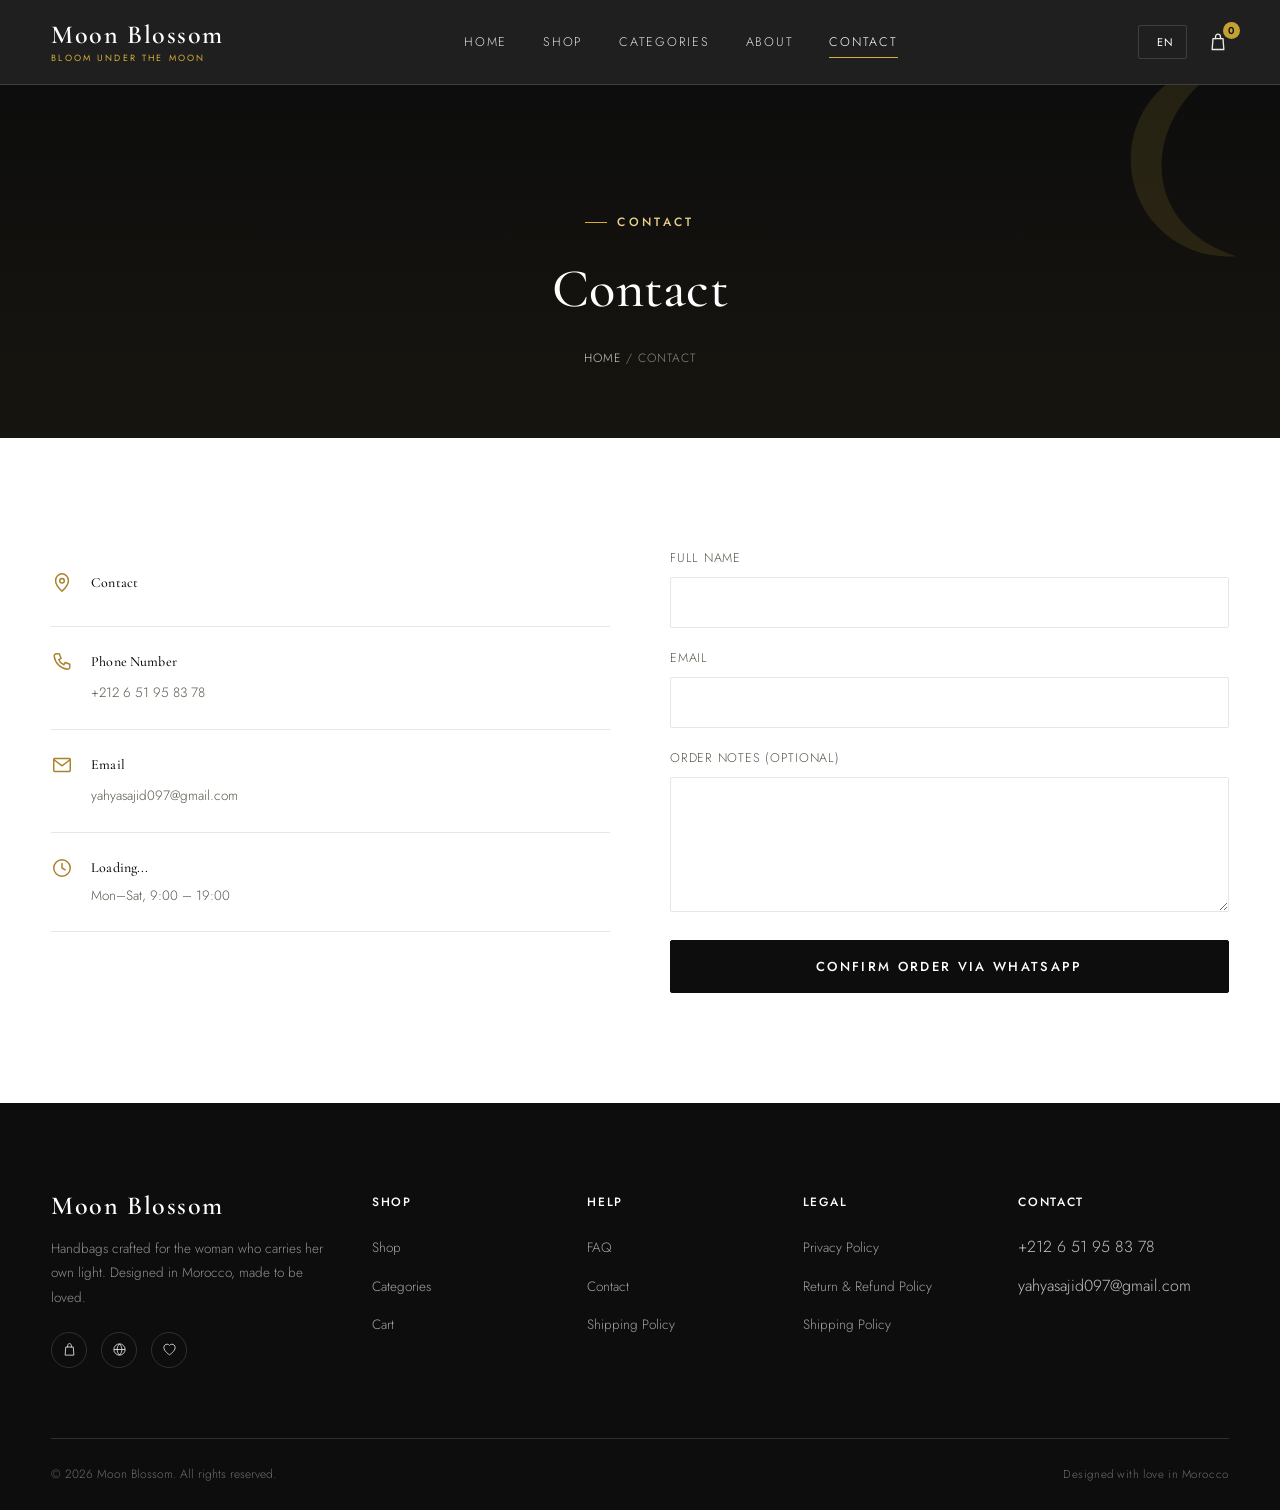
<file: contact.html>
<!DOCTYPE html>
<html lang="en" dir="ltr">
<head>
<meta charset="UTF-8">
<meta name="viewport" content="width=device-width, initial-scale=1.0">
<title>Contact Us — Moon Blossom</title>
<link rel="icon" href="data:image/svg+xml,%3Csvg xmlns='http://www.w3.org/2000/svg' viewBox='0 0 24 24'%3E%3Cpath fill='%23D4AF37' d='M15.5 3.5C11 5 8.5 9 8.5 13.5C8.5 18 11 20.5 15.5 22C10 22.5 5 18 5 12.5C5 7 10 2.5 15.5 3.5Z'/%3E%3C/svg%3E">
<link rel="manifest" href="manifest.json">
<meta name="theme-color" content="#0D0D0D">
<link rel="stylesheet" href="css/style.css">
</head>
<body data-page="contact">
<a href="#main" class="skip-link">Skip to content</a>
<header id="site-header" class="site-header"></header>

<main id="main">
  <div class="page-header">
    <svg class="crescent-bg" viewBox="0 0 100 100"><path fill="#D4AF37" d="M62 8C42 15 28 35 28 55C28 75 42 90 62 96C36 98 14 78 14 52C14 26 36 6 62 8Z"/></svg>
    <span class="eyebrow" data-i18n="nav.contact">Contact</span>
    <h1 data-i18n="nav.contact">Contact Us</h1>
    <div class="breadcrumb"><a href="index.html" data-i18n="nav.home">Home</a> / <span data-i18n="nav.contact">Contact</span></div>
  </div>

  <section class="section">
    <div class="container">
      <div class="contact-layout">
        <div>
          <div class="contact-info-card reveal">
            <div id="cPin"></div>
            <div><h4 data-i18n="nav.contact">Address</h4><p id="cAddress"></p></div>
          </div>
          <div class="contact-info-card reveal">
            <div id="cPhone"></div>
            <div><h4 data-i18n="checkout.phone">Phone</h4><a id="cPhoneVal" href="#"></a></div>
          </div>
          <div class="contact-info-card reveal">
            <div id="cMail"></div>
            <div><h4>Email</h4><a id="cEmailVal" href="#"></a></div>
          </div>
          <div class="contact-info-card reveal">
            <div id="cClock"></div>
            <div><h4 data-i18n="misc.loading">Hours</h4><p>Mon–Sat, 9:00 – 19:00</p></div>
          </div>
        </div>

        <form id="contactForm" class="reveal">
          <div class="form-field">
            <label data-i18n="checkout.fullName">Full Name</label>
            <input type="text" required id="ctName">
          </div>
          <div class="form-field">
            <label>Email</label>
            <input type="email" required id="ctEmail">
          </div>
          <div class="form-field">
            <label data-i18n="checkout.notes">Message</label>
            <textarea required id="ctMessage" rows="5"></textarea>
          </div>
          <button type="submit" class="btn btn-primary btn-block" data-i18n="checkout.placeOrder">Send Message</button>
        </form>
      </div>
    </div>
  </section>
</main>

<footer id="site-footer" class="site-footer"></footer>

<script src="js/main.js"></script>
<script src="js/cart.js"></script>
<script src="js/products.js"></script>
<script>
MB.init('contact').then(() => {
  document.getElementById('cPin').innerHTML = MB.svgIcon('pin');
  document.getElementById('cPhone').innerHTML = MB.svgIcon('phone');
  document.getElementById('cMail').innerHTML = MB.svgIcon('mail');
  document.getElementById('cClock').innerHTML = MB.svgIcon('clock');
  document.getElementById('cAddress').textContent = MB.fieldT(MB.state.store.contact.address);
  document.getElementById('cPhoneVal').textContent = MB.state.store.contact.phoneDisplay;
  document.getElementById('cPhoneVal').href = 'tel:+' + MB.state.store.whatsappNumber;
  document.getElementById('cEmailVal').textContent = MB.state.store.contact.email;
  document.getElementById('cEmailVal').href = 'mailto:' + MB.state.store.contact.email;

  document.getElementById('contactForm').addEventListener('submit', (e) => {
    e.preventDefault();
    const name = document.getElementById('ctName').value;
    const email = document.getElementById('ctEmail').value;
    const msg = document.getElementById('ctMessage').value;
    const subject = encodeURIComponent('Message from ' + name + ' — Moon Blossom website');
    const body = encodeURIComponent(msg + '\n\nReply to: ' + email);
    window.location.href = `mailto:${MB.state.store.contact.email}?subject=${subject}&body=${body}`;
    MB.toast('✓ Opening your email app...');
  });
});
</script>
</body>
</html>
</file>
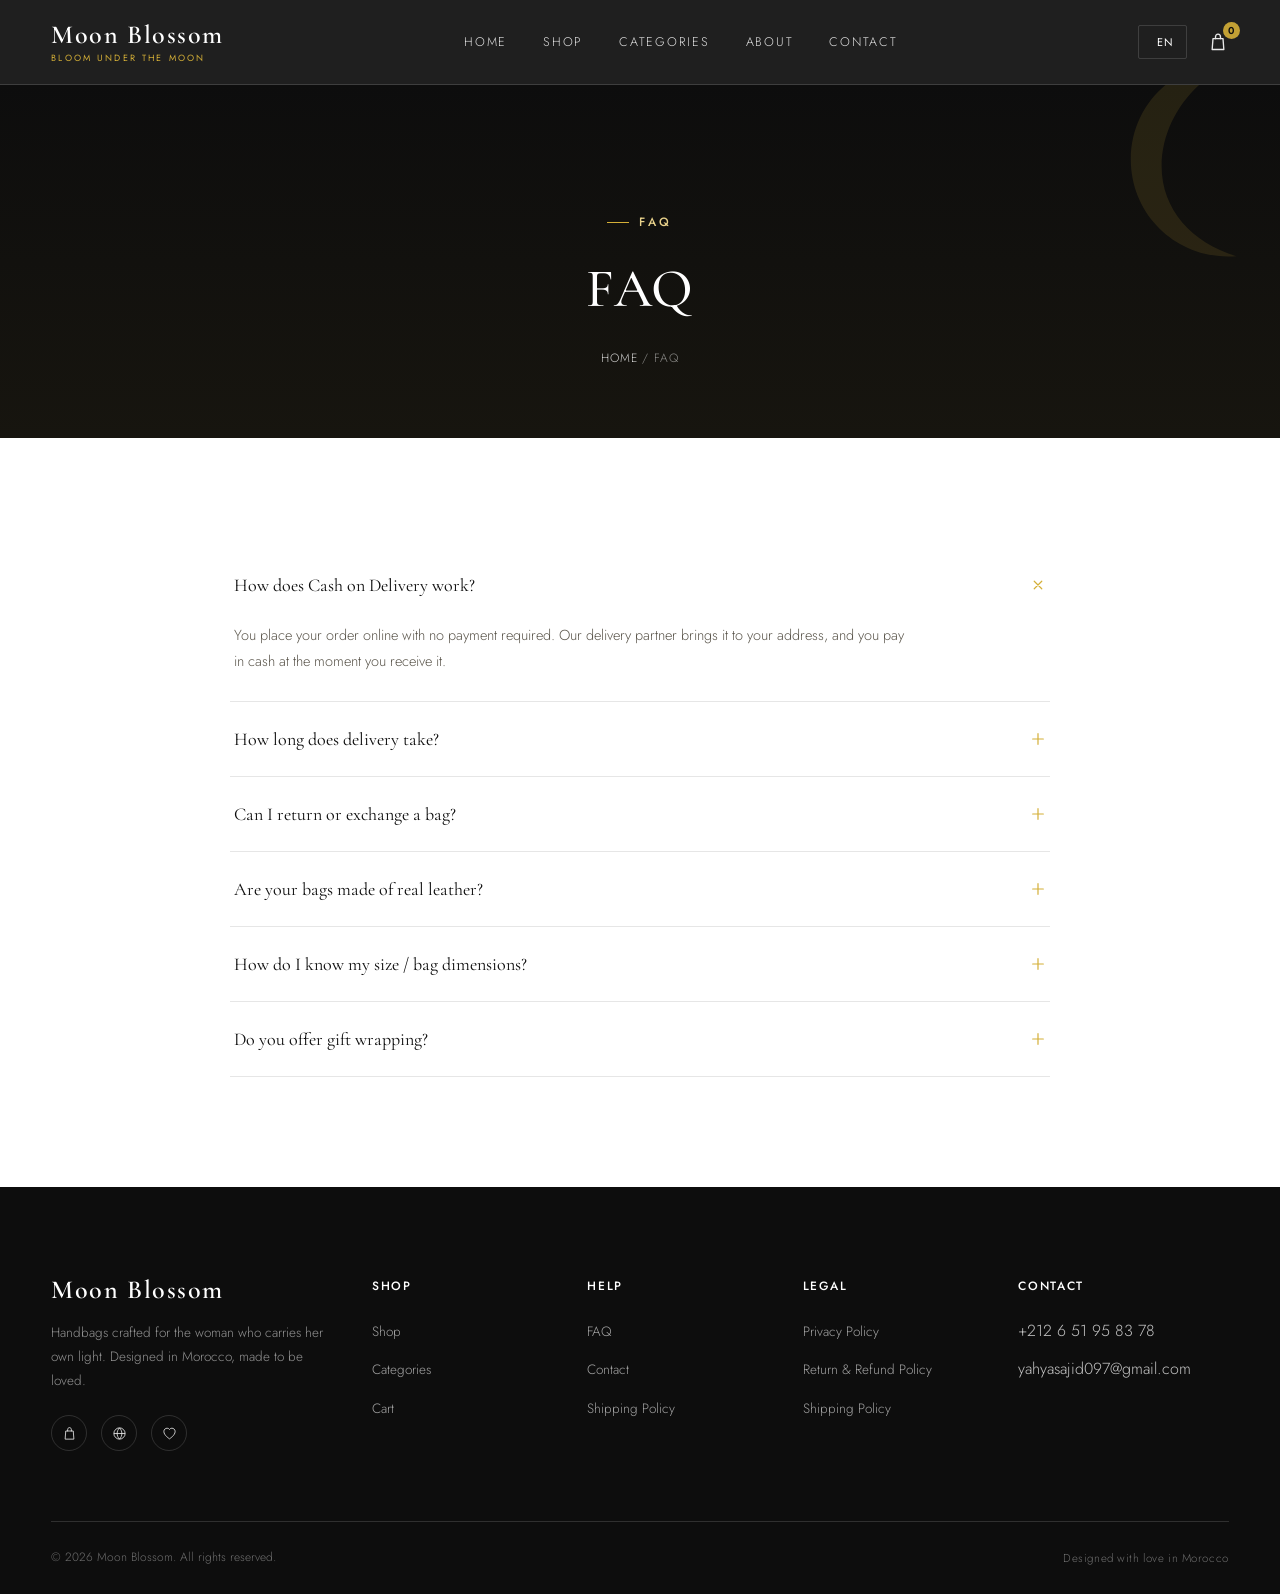
<file: faq.html>
<!DOCTYPE html>
<html lang="en" dir="ltr">
<head>
<meta charset="UTF-8">
<meta name="viewport" content="width=device-width, initial-scale=1.0">
<title>FAQ — Moon Blossom</title>
<link rel="icon" href="data:image/svg+xml,%3Csvg xmlns='http://www.w3.org/2000/svg' viewBox='0 0 24 24'%3E%3Cpath fill='%23D4AF37' d='M15.5 3.5C11 5 8.5 9 8.5 13.5C8.5 18 11 20.5 15.5 22C10 22.5 5 18 5 12.5C5 7 10 2.5 15.5 3.5Z'/%3E%3C/svg%3E">
<link rel="manifest" href="manifest.json">
<meta name="theme-color" content="#0D0D0D">
<link rel="stylesheet" href="css/style.css">
</head>
<body data-page="faq">
<a href="#main" class="skip-link">Skip to content</a>
<header id="site-header" class="site-header"></header>

<main id="main">
  <div class="page-header">
    <svg class="crescent-bg" viewBox="0 0 100 100"><path fill="#D4AF37" d="M62 8C42 15 28 35 28 55C28 75 42 90 62 96C36 98 14 78 14 52C14 26 36 6 62 8Z"/></svg>
    <span class="eyebrow" data-i18n="nav.faq">FAQ</span>
    <h1 data-i18n="nav.faq">Frequently Asked Questions</h1>
    <div class="breadcrumb"><a href="index.html" data-i18n="nav.home">Home</a> / <span data-i18n="nav.faq">FAQ</span></div>
  </div>

  <section class="section">
    <div class="container">
      <div class="faq-list" id="faqList"></div>
    </div>
  </section>
</main>

<footer id="site-footer" class="site-footer"></footer>

<script src="js/main.js"></script>
<script src="js/cart.js"></script>
<script src="js/products.js"></script>
<script>
const FAQ = {
  en: [
    ['How does Cash on Delivery work?', 'You place your order online with no payment required. Our delivery partner brings it to your address, and you pay in cash at the moment you receive it.'],
    ['How long does delivery take?', 'Most orders are delivered within 24 hours. Delivery to more remote areas may take a little longer — our team will keep you updated by WhatsApp throughout, from confirmation to arrival.'],
    ['Can I return or exchange a bag?', 'Yes — simply reach out to us on WhatsApp and we will be happy to arrange a return or exchange with you directly.'],
    ['Are your bags made of real leather?', 'Most of our pieces use full-grain genuine leather; a few styles use premium vegan leather. Materials are listed under each product\'s specifications.'],
    ['How do I know my size / bag dimensions?', 'Every product page lists exact dimensions (height x width x depth) under Specifications so you know exactly what to expect.'],
    ['Do you offer gift wrapping?', 'Yes, every order is packaged in our signature Moon Blossom box at no extra charge, ready to gift.']
  ],
  fr: [
    ['Comment fonctionne le paiement à la livraison ?', 'Vous passez votre commande en ligne sans aucun paiement requis. Notre partenaire de livraison l\'apporte à votre adresse, et vous payez en espèces au moment de la réception.'],
    ['Combien de temps prend la livraison ?', 'La plupart des commandes sont livrées sous 24 heures. La livraison vers les zones plus éloignées peut prendre un peu plus de temps — notre équipe vous tient informée par WhatsApp du début à la fin.'],
    ['Puis-je retourner ou échanger un sac ?', 'Oui — il vous suffit de nous contacter sur WhatsApp, et nous serons ravis d\'organiser un retour ou un échange directement avec vous.'],
    ['Vos sacs sont-ils en cuir véritable ?', 'La plupart de nos pièces utilisent du cuir pleine fleur véritable ; certains modèles utilisent du cuir végan premium. Les matériaux sont indiqués dans les spécifications de chaque produit.'],
    ['Comment connaître les dimensions du sac ?', 'Chaque page produit indique les dimensions exactes (hauteur x largeur x profondeur) dans la section Spécifications.'],
    ['Proposez-vous un emballage cadeau ?', 'Oui, chaque commande est emballée dans notre boîte signature Moon Blossom sans frais supplémentaires.']
  ],
  ar: [
    ['كيف يعمل نظام الدفع عند الاستلام؟', 'تقومين بتقديم طلبك عبر الموقع دون الحاجة لأي دفع مسبق. يقوم شريك التوصيل بإحضار طلبك إلى عنوانك، وتدفعين نقداً عند استلامه.'],
    ['كم يستغرق التوصيل؟', 'تصل معظم الطلبات خلال 24 ساعة. قد يستغرق التوصيل للمناطق الأبعد وقتاً أطول قليلاً — وسيبقى فريقنا على تواصل معك عبر واتساب أولاً بأول، من تأكيد الطلب وحتى وصوله.'],
    ['هل يمكنني إرجاع أو استبدال الحقيبة؟', 'نعم — يكفي أن تتواصلي معنا عبر واتساب، وسيسعدنا الاتفاق معك مباشرة على ترتيب الإرجاع أو الاستبدال.'],
    ['هل حقائبكم مصنوعة من جلد طبيعي؟', 'معظم قطعنا مصنوعة من جلد طبيعي فاخر؛ بعض الموديلات تستخدم جلداً نباتياً فاخراً. المواد مذكورة ضمن مواصفات كل منتج.'],
    ['كيف أعرف أبعاد الحقيبة؟', 'كل صفحة منتج تعرض الأبعاد الدقيقة (الطول × العرض × العمق) ضمن قسم المواصفات.'],
    ['هل تقدمون تغليف الهدايا؟', 'نعم، يتم تغليف كل طلب في صندوق Moon Blossom المميز دون أي تكلفة إضافية.']
  ]
};

MB.init('faq').then(() => {
  function render(){
    const list = FAQ[MB.state.lang] || FAQ.en;
    document.getElementById('faqList').innerHTML = list.map((item,i) => `
      <div class="faq-item ${i===0?'open':''}">
        <button class="faq-q">${item[0]} ${MB.svgIcon('plus')}</button>
        <div class="faq-a" style="${i===0?'max-height:300px;':''}"><p>${item[1]}</p></div>
      </div>`).join('');
    document.querySelectorAll('.faq-item').forEach(fi => {
      fi.querySelector('.faq-q').addEventListener('click', () => {
        const wasOpen = fi.classList.contains('open');
        document.querySelectorAll('.faq-item').forEach(o => { o.classList.remove('open'); o.querySelector('.faq-a').style.maxHeight = 0; });
        if(!wasOpen){ fi.classList.add('open'); fi.querySelector('.faq-a').style.maxHeight = fi.querySelector('.faq-a').scrollHeight + 'px'; }
      });
    });
  }
  render();
  document.addEventListener('mb:rerender', render);
});
</script>
</body>
</html>
</file>
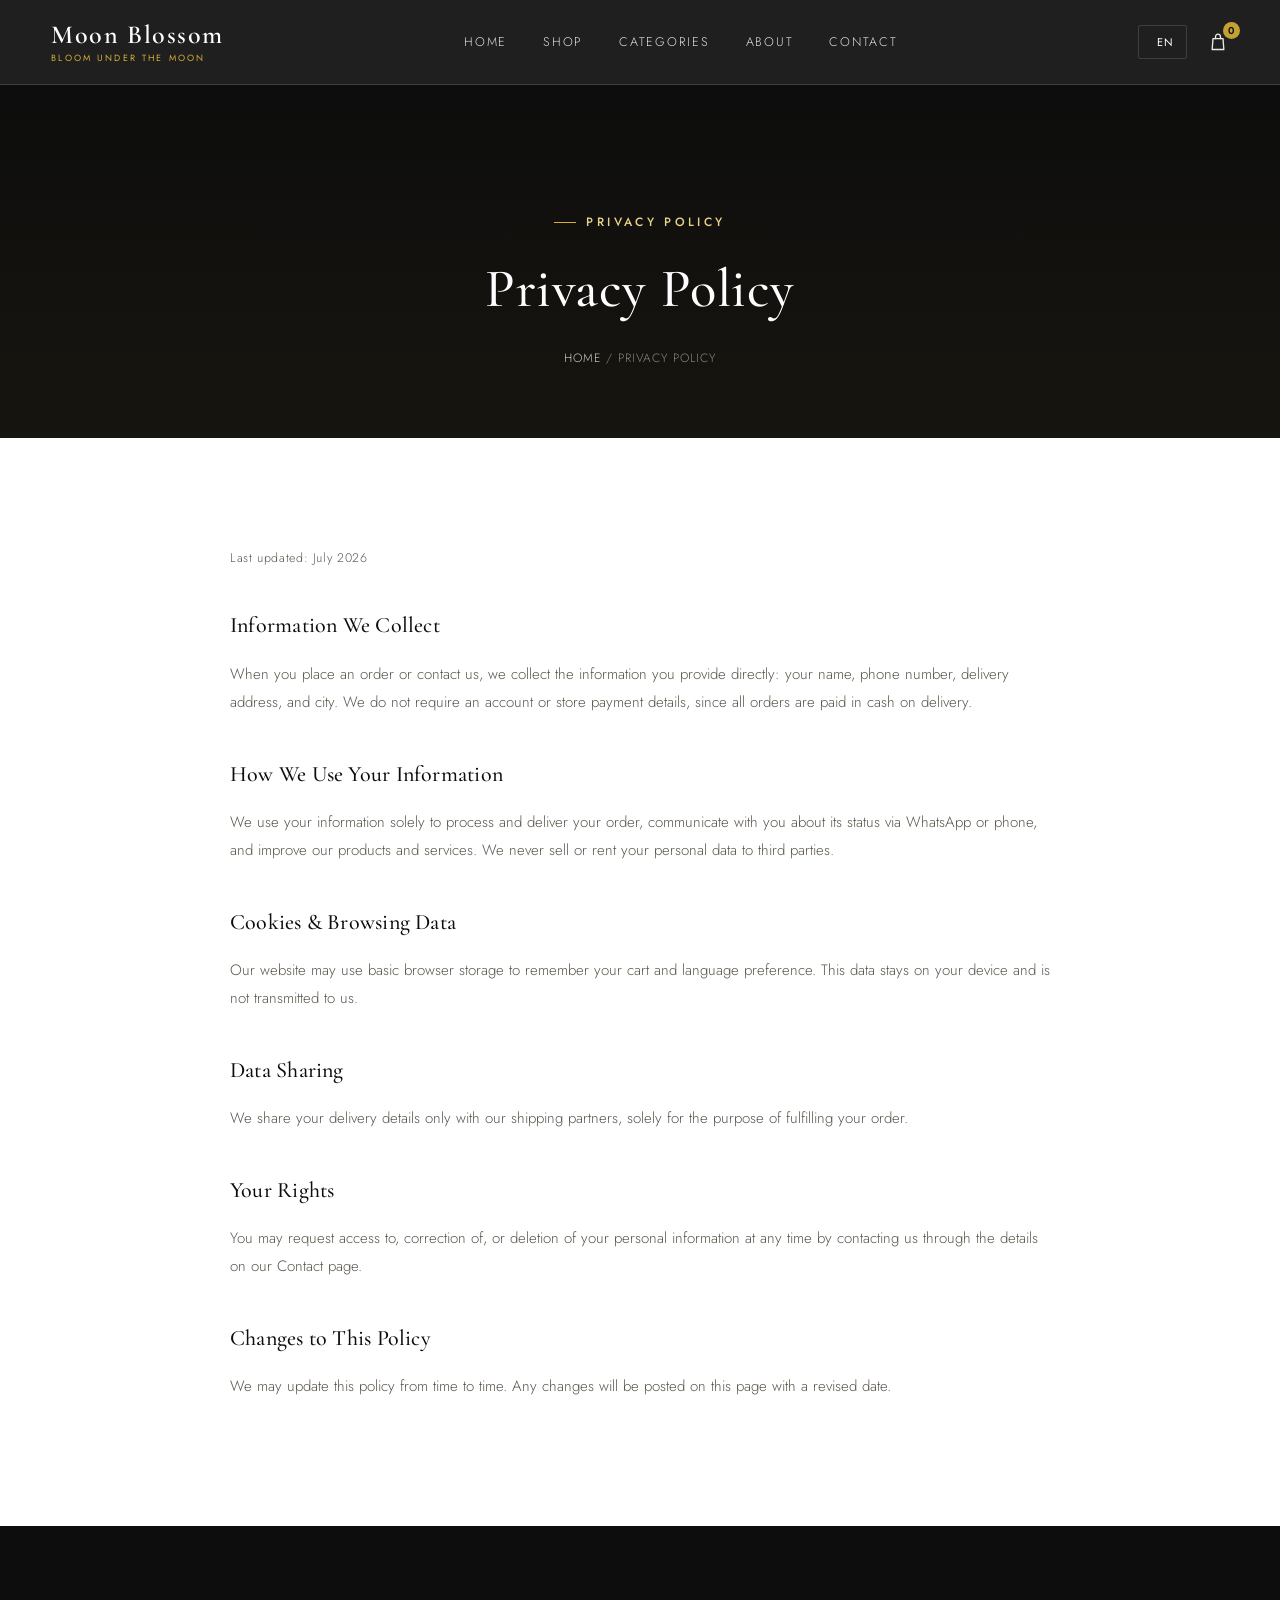
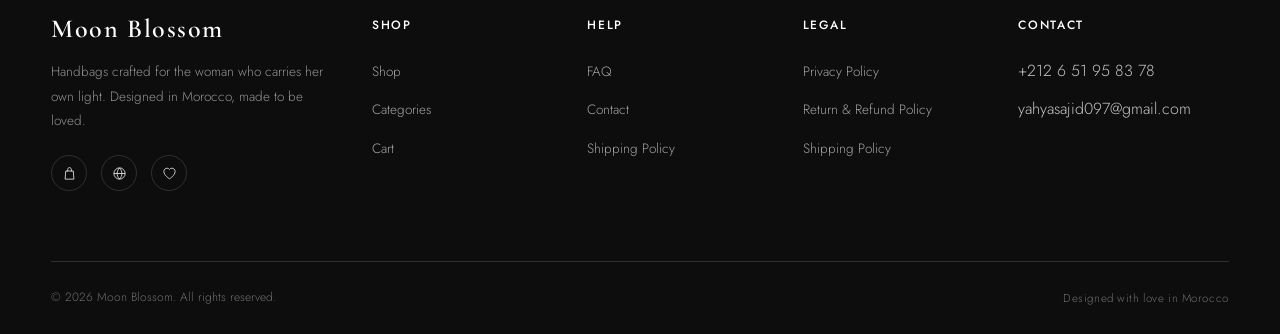
<file: privacy.html>
<!DOCTYPE html>
<html lang="en" dir="ltr">
<head>
<meta charset="UTF-8">
<meta name="viewport" content="width=device-width, initial-scale=1.0">
<title>Privacy Policy — Moon Blossom</title>
<link rel="icon" href="data:image/svg+xml,%3Csvg xmlns='http://www.w3.org/2000/svg' viewBox='0 0 24 24'%3E%3Cpath fill='%23D4AF37' d='M15.5 3.5C11 5 8.5 9 8.5 13.5C8.5 18 11 20.5 15.5 22C10 22.5 5 18 5 12.5C5 7 10 2.5 15.5 3.5Z'/%3E%3C/svg%3E">
<link rel="manifest" href="manifest.json">
<meta name="theme-color" content="#0D0D0D">
<link rel="stylesheet" href="css/style.css">
</head>
<body data-page="privacy">
<a href="#main" class="skip-link">Skip to content</a>
<header id="site-header" class="site-header"></header>

<main id="main">
  <div class="page-header">
    <span class="eyebrow" data-i18n="footer.privacy">Privacy Policy</span>
    <h1 data-i18n="footer.privacy">Privacy Policy</h1>
    <div class="breadcrumb"><a href="index.html" data-i18n="nav.home">Home</a> / <span data-i18n="footer.privacy">Privacy Policy</span></div>
  </div>
  <section class="section">
    <div class="container">
      <div class="policy-content" id="policyContent"></div>
    </div>
  </section>
</main>

<footer id="site-footer" class="site-footer"></footer>

<script src="js/main.js"></script>
<script src="js/cart.js"></script>
<script>
const CONTENT = {
  en: { updated: 'Last updated: July 2026', sections: [
    ['Information We Collect', 'When you place an order or contact us, we collect the information you provide directly: your name, phone number, delivery address, and city. We do not require an account or store payment details, since all orders are paid in cash on delivery.'],
    ['How We Use Your Information', 'We use your information solely to process and deliver your order, communicate with you about its status via WhatsApp or phone, and improve our products and services. We never sell or rent your personal data to third parties.'],
    ['Cookies & Browsing Data', 'Our website may use basic browser storage to remember your cart and language preference. This data stays on your device and is not transmitted to us.'],
    ['Data Sharing', 'We share your delivery details only with our shipping partners, solely for the purpose of fulfilling your order.'],
    ['Your Rights', 'You may request access to, correction of, or deletion of your personal information at any time by contacting us through the details on our Contact page.'],
    ['Changes to This Policy', 'We may update this policy from time to time. Any changes will be posted on this page with a revised date.']
  ]},
  fr: { updated: 'Dernière mise à jour : juillet 2026', sections: [
    ['Informations Que Nous Collectons', 'Lorsque vous passez une commande ou nous contactez, nous collectons les informations que vous fournissez directement : votre nom, numéro de téléphone, adresse de livraison et ville. Aucun compte n\'est requis et aucune donnée de paiement n\'est stockée, puisque toutes les commandes sont payées en espèces à la livraison.'],
    ['Utilisation de Vos Informations', 'Nous utilisons vos informations uniquement pour traiter et livrer votre commande, communiquer avec vous sur son statut via WhatsApp ou téléphone, et améliorer nos produits et services. Nous ne vendons ni ne louons jamais vos données personnelles.'],
    ['Cookies et Données de Navigation', 'Notre site peut utiliser le stockage local du navigateur pour mémoriser votre panier et votre langue préférée. Ces données restent sur votre appareil.'],
    ['Partage des Données', 'Nous partageons vos coordonnées de livraison uniquement avec nos partenaires de livraison, dans le seul but d\'exécuter votre commande.'],
    ['Vos Droits', 'Vous pouvez demander l\'accès, la correction ou la suppression de vos informations personnelles à tout moment en nous contactant via notre page Contact.'],
    ['Modifications de Cette Politique', 'Nous pouvons mettre à jour cette politique de temps à autre. Toute modification sera publiée sur cette page avec une date révisée.']
  ]},
  ar: { updated: 'آخر تحديث: يوليو 2026', sections: [
    ['المعلومات التي نجمعها', 'عند تقديم طلب أو التواصل معنا، نقوم بجمع المعلومات التي تقدمينها مباشرة: اسمك، رقم هاتفك، عنوان التوصيل، والمدينة. لا نطلب إنشاء حساب ولا نخزن بيانات الدفع، لأن جميع الطلبات تُدفع نقداً عند الاستلام.'],
    ['كيف نستخدم معلوماتك', 'نستخدم معلوماتك فقط لمعالجة وتوصيل طلبك، والتواصل معك بخصوص حالته عبر واتساب أو الهاتف، وتحسين منتجاتنا وخدماتنا. لا نبيع أو نؤجر بياناتك الشخصية لأي طرف ثالث أبداً.'],
    ['ملفات تعريف الارتباط وبيانات التصفح', 'قد يستخدم موقعنا التخزين الأساسي للمتصفح لتذكر سلتك ولغتك المفضلة. تبقى هذه البيانات على جهازك ولا تُرسل إلينا.'],
    ['مشاركة البيانات', 'نشارك تفاصيل التوصيل الخاصة بك فقط مع شركاء الشحن، لغرض تنفيذ طلبك حصراً.'],
    ['حقوقك', 'يمكنك طلب الوصول إلى معلوماتك الشخصية أو تصحيحها أو حذفها في أي وقت عبر التواصل معنا من خلال صفحة اتصل بنا.'],
    ['التغييرات على هذه السياسة', 'قد نقوم بتحديث هذه السياسة من وقت لآخر. سيتم نشر أي تغييرات على هذه الصفحة مع تاريخ محدث.']
  ]}
};

MB.init('privacy').then(() => {
  function render(){
    const c = CONTENT[MB.state.lang] || CONTENT.en;
    document.getElementById('policyContent').innerHTML =
      `<span class="updated-date">${c.updated}</span>` +
      c.sections.map(([h,p]) => `<h2>${h}</h2><p>${p}</p>`).join('');
  }
  render();
  document.addEventListener('mb:rerender', render);
});
</script>
</body>
</html>
</file>
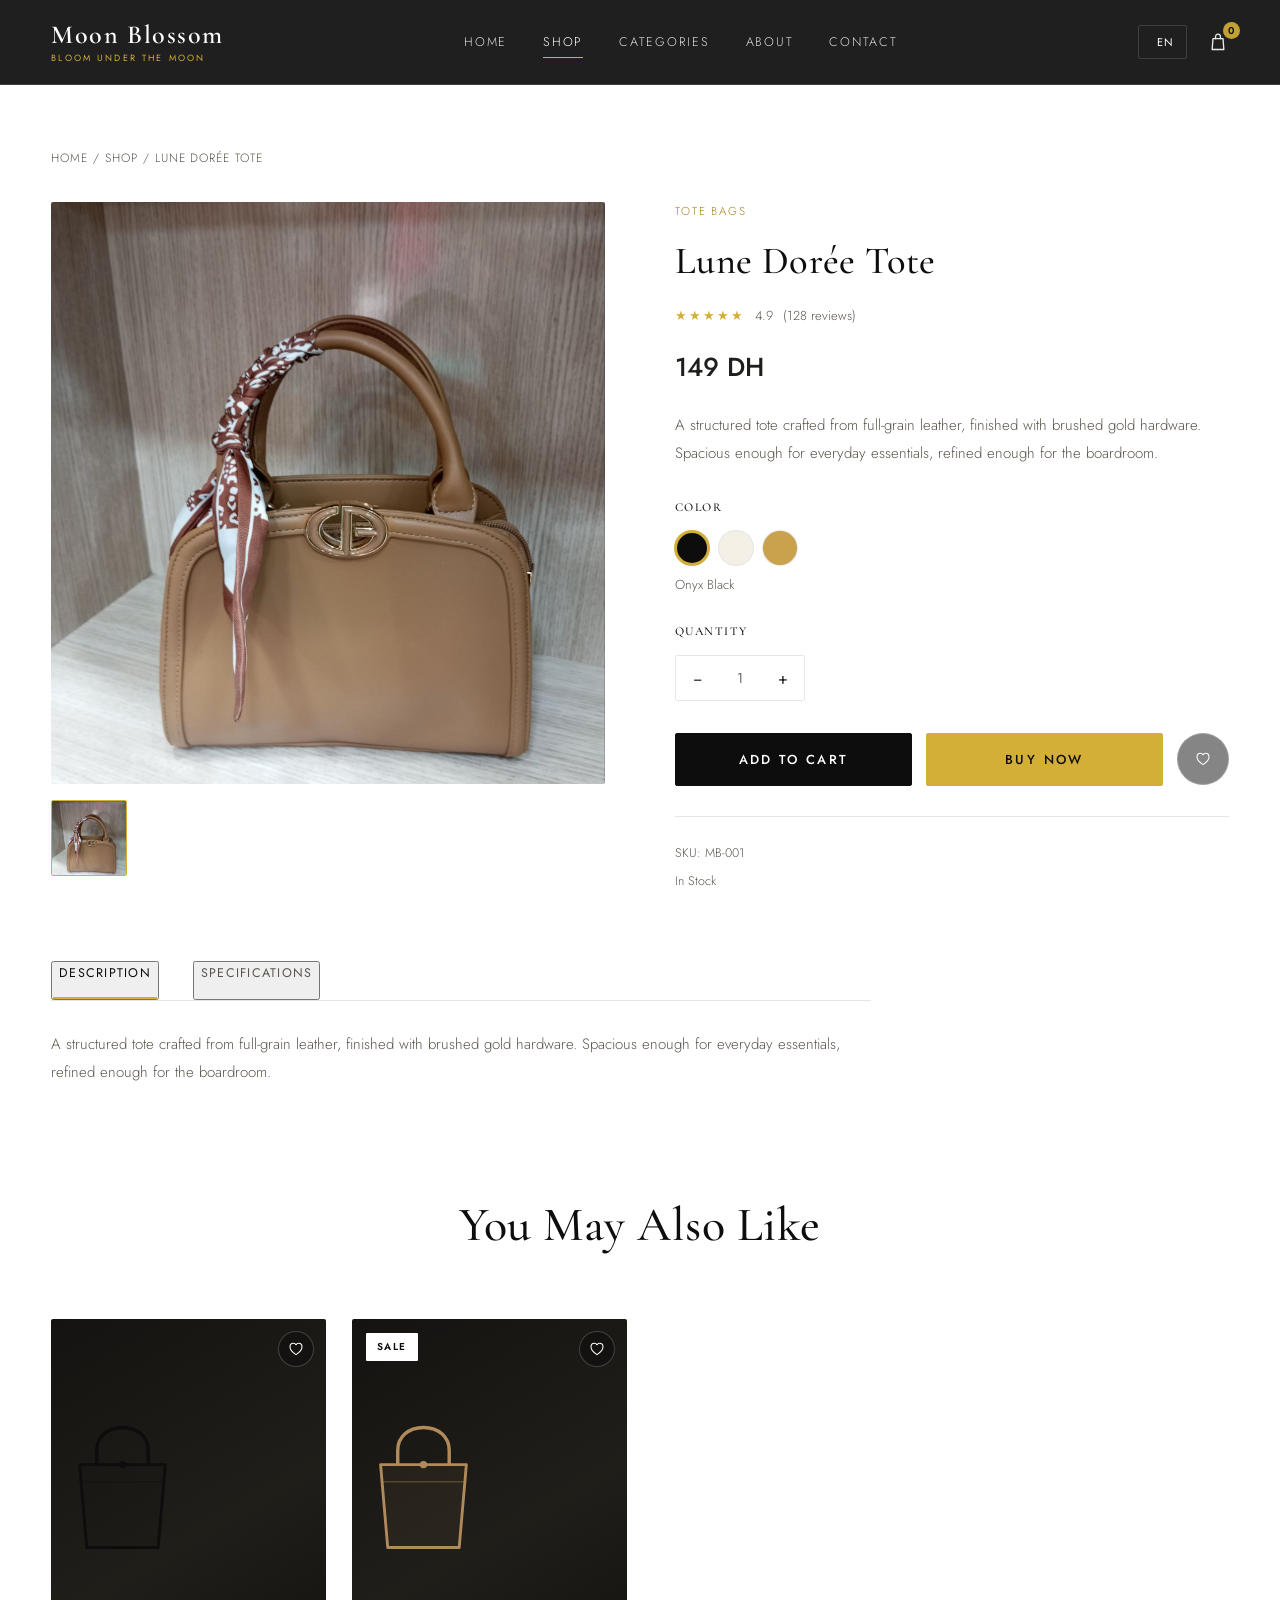
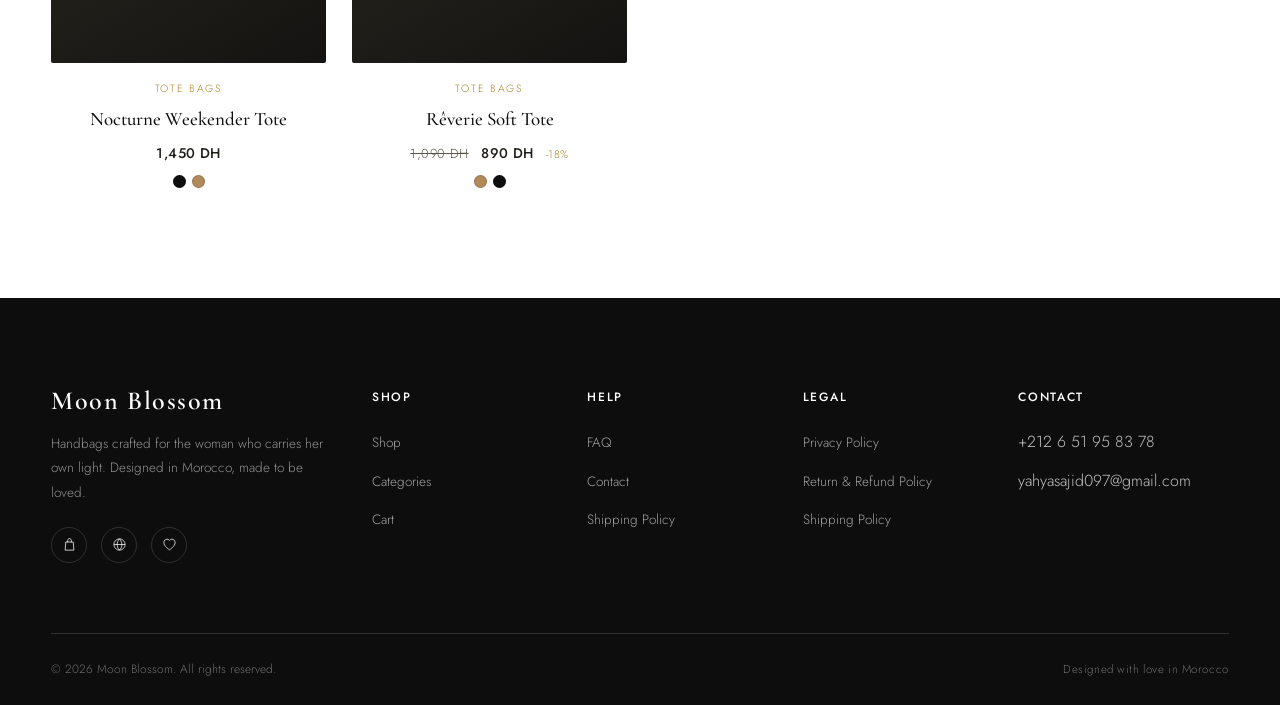
<file: product.html>
<!DOCTYPE html>
<html lang="en" dir="ltr">
<head>
<meta charset="UTF-8">
<meta name="viewport" content="width=device-width, initial-scale=1.0">
<title id="pageTitle">Product — Moon Blossom</title>
<link rel="icon" href="data:image/svg+xml,%3Csvg xmlns='http://www.w3.org/2000/svg' viewBox='0 0 24 24'%3E%3Cpath fill='%23D4AF37' d='M15.5 3.5C11 5 8.5 9 8.5 13.5C8.5 18 11 20.5 15.5 22C10 22.5 5 18 5 12.5C5 7 10 2.5 15.5 3.5Z'/%3E%3C/svg%3E">
<link rel="manifest" href="manifest.json">
<meta name="theme-color" content="#0D0D0D">
<link rel="stylesheet" href="css/style.css">
</head>
<body data-page="shop">
<a href="#main" class="skip-link">Skip to content</a>
<header id="site-header" class="site-header"></header>

<main id="main">
  <section class="section" style="padding-top:48px;">
    <div class="container">
      <div class="breadcrumb" style="color:var(--ink-soft); margin-bottom:34px;">
        <a href="index.html" data-i18n="nav.home" style="color:var(--ink-soft)">Home</a> /
        <a href="shop.html" data-i18n="nav.shop" style="color:var(--ink-soft)">Shop</a> /
        <span id="pdpName2"></span>
      </div>

      <div class="pdp">
        <div class="pdp-gallery">
          <div class="pdp-gallery-main" id="pdpMainImage"></div>
          <div class="pdp-thumbs" id="pdpThumbs"></div>
        </div>

        <div class="pdp-info">
          <span class="product-cat" id="pdpCategory"></span>
          <h1 id="pdpName"></h1>
          <div class="pdp-rating">
            <span class="stars" id="pdpStars"></span>
            <span id="pdpRatingVal"></span>
            <span id="pdpReviewCount"></span>
          </div>
          <div class="pdp-price" id="pdpPrice"></div>
          <p class="pdp-desc" id="pdpDesc"></p>

          <div class="pdp-block">
            <h4 data-i18n="product.color">Color</h4>
            <div class="color-select-row" id="colorSwatchRow"></div>
            <div class="color-name" id="colorNameLabel"></div>
          </div>

          <div class="pdp-block">
            <h4 data-i18n="product.quantity">Quantity</h4>
            <div class="qty-selector">
              <button id="qtyDecBtn" aria-label="decrease">−</button>
              <span id="qtyVal">1</span>
              <button id="qtyIncBtn" aria-label="increase">+</button>
            </div>
          </div>

          <div class="pdp-actions">
            <button class="btn btn-primary" id="addToCartBtn" data-i18n="product.addToCart">Add to Cart</button>
            <button class="btn btn-gold" id="buyNowBtn" data-i18n="product.buyNow">Buy Now</button>
            <button class="wishlist-btn" id="pdpWishBtn" style="position:static; width:52px; height:52px;" aria-label="wishlist"></button>
          </div>

          <div class="pdp-meta">
            <span id="pdpSku"></span>
            <span data-i18n="product.inStock">In Stock</span>
          </div>
        </div>
      </div>

      <div style="margin-top:70px; max-width:820px;">
        <div class="pdp-tabs">
          <button class="pdp-tab active" data-tab="desc" data-i18n="product.description">Description</button>
          <button class="pdp-tab" data-tab="specs" data-i18n="product.specifications">Specifications</button>
        </div>
        <div id="tabDesc" class="pdp-tab-panel"><p class="pdp-desc" id="pdpDescFull"></p></div>
        <ul id="tabSpecs" class="pdp-tab-panel pdp-specs" style="display:none;"></ul>
      </div>

      <div class="section-head" style="margin-top:100px;">
        <h2 data-i18n="product.related">You May Also Like</h2>
      </div>
      <div class="product-grid" id="relatedGrid"></div>
    </div>
  </section>
</main>

<footer id="site-footer" class="site-footer"></footer>

<script src="js/main.js"></script>
<script src="js/cart.js"></script>
<script src="js/products.js"></script>
<script>
function bindTabs(){
  document.querySelectorAll('.pdp-tab').forEach(tab => {
    tab.addEventListener('click', () => {
      document.querySelectorAll('.pdp-tab').forEach(t => t.classList.remove('active'));
      tab.classList.add('active');
      document.getElementById('tabDesc').style.display = tab.dataset.tab === 'desc' ? 'block' : 'none';
      document.getElementById('tabSpecs').style.display = tab.dataset.tab === 'specs' ? 'block' : 'none';
    });
  });
}

MB.init('shop').then(async () => {
  await MBProducts.renderProductPage();
  document.getElementById('pdpDescFull').textContent = document.getElementById('pdpDesc').textContent;
  document.getElementById('pdpName2').textContent = document.getElementById('pdpName').textContent;
  document.getElementById('pdpWishBtn').innerHTML = MB.svgIcon('heart');
  bindTabs();

  document.addEventListener('mb:rerender', async () => {
    await MBProducts.renderProductPage();
    document.getElementById('pdpDescFull').textContent = document.getElementById('pdpDesc').textContent;
    document.getElementById('pdpName2').textContent = document.getElementById('pdpName').textContent;
    document.getElementById('pdpWishBtn').innerHTML = MB.svgIcon('heart');
  });
});
</script>
</body>
</html>
</file>
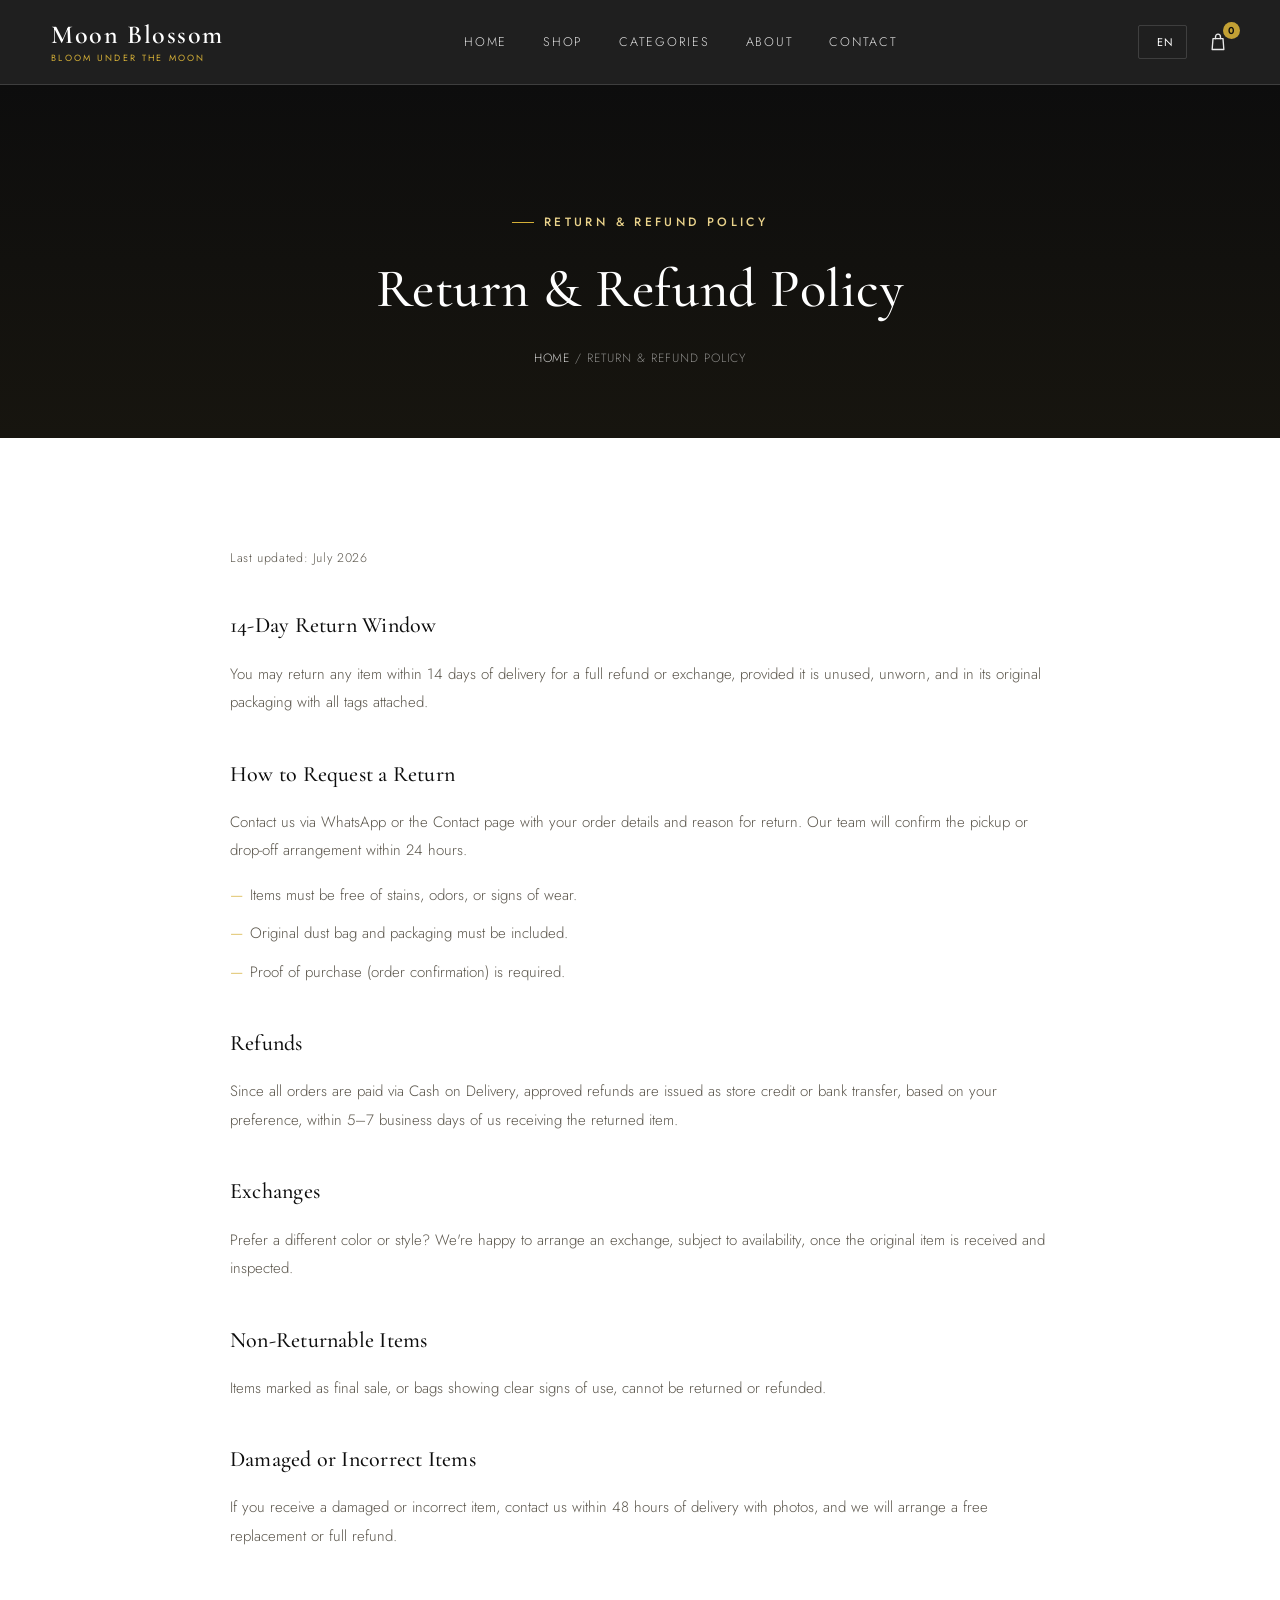
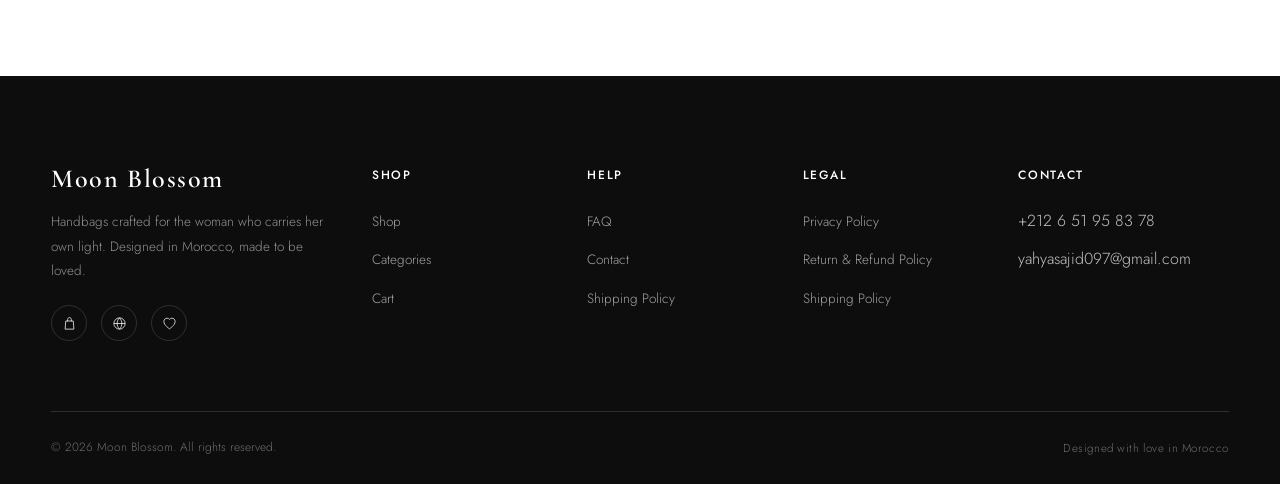
<file: returns.html>
<!DOCTYPE html>
<html lang="en" dir="ltr">
<head>
<meta charset="UTF-8">
<meta name="viewport" content="width=device-width, initial-scale=1.0">
<title>Return & Refund Policy — Moon Blossom</title>
<link rel="icon" href="data:image/svg+xml,%3Csvg xmlns='http://www.w3.org/2000/svg' viewBox='0 0 24 24'%3E%3Cpath fill='%23D4AF37' d='M15.5 3.5C11 5 8.5 9 8.5 13.5C8.5 18 11 20.5 15.5 22C10 22.5 5 18 5 12.5C5 7 10 2.5 15.5 3.5Z'/%3E%3C/svg%3E">
<link rel="manifest" href="manifest.json">
<meta name="theme-color" content="#0D0D0D">
<link rel="stylesheet" href="css/style.css">
</head>
<body data-page="returns">
<a href="#main" class="skip-link">Skip to content</a>
<header id="site-header" class="site-header"></header>

<main id="main">
  <div class="page-header">
    <span class="eyebrow" data-i18n="footer.returns">Return &amp; Refund Policy</span>
    <h1 data-i18n="footer.returns">Return &amp; Refund Policy</h1>
    <div class="breadcrumb"><a href="index.html" data-i18n="nav.home">Home</a> / <span data-i18n="footer.returns">Returns</span></div>
  </div>
  <section class="section">
    <div class="container">
      <div class="policy-content" id="policyContent"></div>
    </div>
  </section>
</main>

<footer id="site-footer" class="site-footer"></footer>

<script src="js/main.js"></script>
<script src="js/cart.js"></script>
<script>
const CONTENT = {
  en: { updated: 'Last updated: July 2026', sections: [
    ['14-Day Return Window', 'You may return any item within 14 days of delivery for a full refund or exchange, provided it is unused, unworn, and in its original packaging with all tags attached.'],
    ['How to Request a Return', 'Contact us via WhatsApp or the Contact page with your order details and reason for return. Our team will confirm the pickup or drop-off arrangement within 24 hours.', [
      'Items must be free of stains, odors, or signs of wear.',
      'Original dust bag and packaging must be included.',
      'Proof of purchase (order confirmation) is required.'
    ]],
    ['Refunds', 'Since all orders are paid via Cash on Delivery, approved refunds are issued as store credit or bank transfer, based on your preference, within 5–7 business days of us receiving the returned item.'],
    ['Exchanges', 'Prefer a different color or style? We\'re happy to arrange an exchange, subject to availability, once the original item is received and inspected.'],
    ['Non-Returnable Items', 'Items marked as final sale, or bags showing clear signs of use, cannot be returned or refunded.'],
    ['Damaged or Incorrect Items', 'If you receive a damaged or incorrect item, contact us within 48 hours of delivery with photos, and we will arrange a free replacement or full refund.']
  ]},
  fr: { updated: 'Dernière mise à jour : juillet 2026', sections: [
    ['Délai de Retour de 14 Jours', 'Vous pouvez retourner tout article dans les 14 jours suivant la livraison pour un remboursement complet ou un échange, à condition qu\'il soit inutilisé, non porté et dans son emballage d\'origine avec toutes les étiquettes.'],
    ['Comment Demander un Retour', 'Contactez-nous via WhatsApp ou la page Contact avec les détails de votre commande et la raison du retour. Notre équipe confirmera l\'organisation de la collecte sous 24 heures.', [
      'Les articles doivent être exempts de taches, d\'odeurs ou de signes d\'usure.',
      'Le sac à poussière et l\'emballage d\'origine doivent être inclus.',
      'Une preuve d\'achat est requise.'
    ]],
    ['Remboursements', 'Puisque toutes les commandes sont payées à la livraison, les remboursements approuvés sont émis sous forme de crédit boutique ou de virement bancaire, selon votre préférence, dans les 5 à 7 jours ouvrables suivant la réception de l\'article retourné.'],
    ['Échanges', 'Vous préférez une autre couleur ou un autre modèle ? Nous organisons volontiers un échange, selon disponibilité, une fois l\'article d\'origine reçu et inspecté.'],
    ['Articles Non Retournables', 'Les articles marqués comme vente finale, ou les sacs montrant des signes clairs d\'utilisation, ne peuvent pas être retournés ou remboursés.'],
    ['Articles Endommagés ou Incorrects', 'Si vous recevez un article endommagé ou incorrect, contactez-nous dans les 48 heures suivant la livraison avec des photos, et nous organiserons un remplacement gratuit ou un remboursement complet.']
  ]},
  ar: { updated: 'آخر تحديث: يوليو 2026', sections: [
    ['مدة الإرجاع 14 يوماً', 'يمكنك إرجاع أي منتج خلال 14 يوماً من تاريخ التوصيل مقابل استرداد كامل للمبلغ أو الاستبدال، بشرط أن يكون غير مستخدم وفي عبوته الأصلية مع جميع البطاقات.'],
    ['كيفية طلب الإرجاع', 'تواصلي معنا عبر واتساب أو صفحة اتصل بنا مع تفاصيل طلبك وسبب الإرجاع. سيؤكد فريقنا ترتيب الاستلام خلال 24 ساعة.', [
      'يجب أن تكون المنتجات خالية من البقع أو الروائح أو علامات الاستخدام.',
      'يجب إرفاق كيس الحماية والتغليف الأصليين.',
      'يلزم تقديم إثبات الشراء.'
    ]],
    ['استرداد الأموال', 'نظراً لأن جميع الطلبات تُدفع عند الاستلام، تُصرف المبالغ المستردة المعتمدة كرصيد في المتجر أو تحويل بنكي حسب رغبتك، خلال 5 إلى 7 أيام عمل من استلامنا للمنتج المرتجع.'],
    ['الاستبدال', 'تفضلين لوناً أو موديلاً مختلفاً؟ يسعدنا ترتيب عملية الاستبدال حسب التوفر، بعد استلام المنتج الأصلي وفحصه.'],
    ['المنتجات غير القابلة للإرجاع', 'المنتجات المصنفة كتخفيضات نهائية، أو الحقائب التي تظهر عليها علامات استخدام واضحة، لا يمكن إرجاعها أو استرداد قيمتها.'],
    ['المنتجات التالفة أو الخاطئة', 'إذا استلمتِ منتجاً تالفاً أو غير مطابق للطلب، تواصلي معنا خلال 48 ساعة من التوصيل مع صور، وسنقوم بترتيب استبدال مجاني أو استرداد كامل للمبلغ.']
  ]}
};

MB.init('returns').then(() => {
  function render(){
    const c = CONTENT[MB.state.lang] || CONTENT.en;
    document.getElementById('policyContent').innerHTML =
      `<span class="updated-date">${c.updated}</span>` +
      c.sections.map(([h,p,list]) => `<h2>${h}</h2><p>${p}</p>${list ? '<ul>'+list.map(li=>`<li>${li}</li>`).join('')+'</ul>' : ''}`).join('');
  }
  render();
  document.addEventListener('mb:rerender', render);
});
</script>
</body>
</html>
</file>
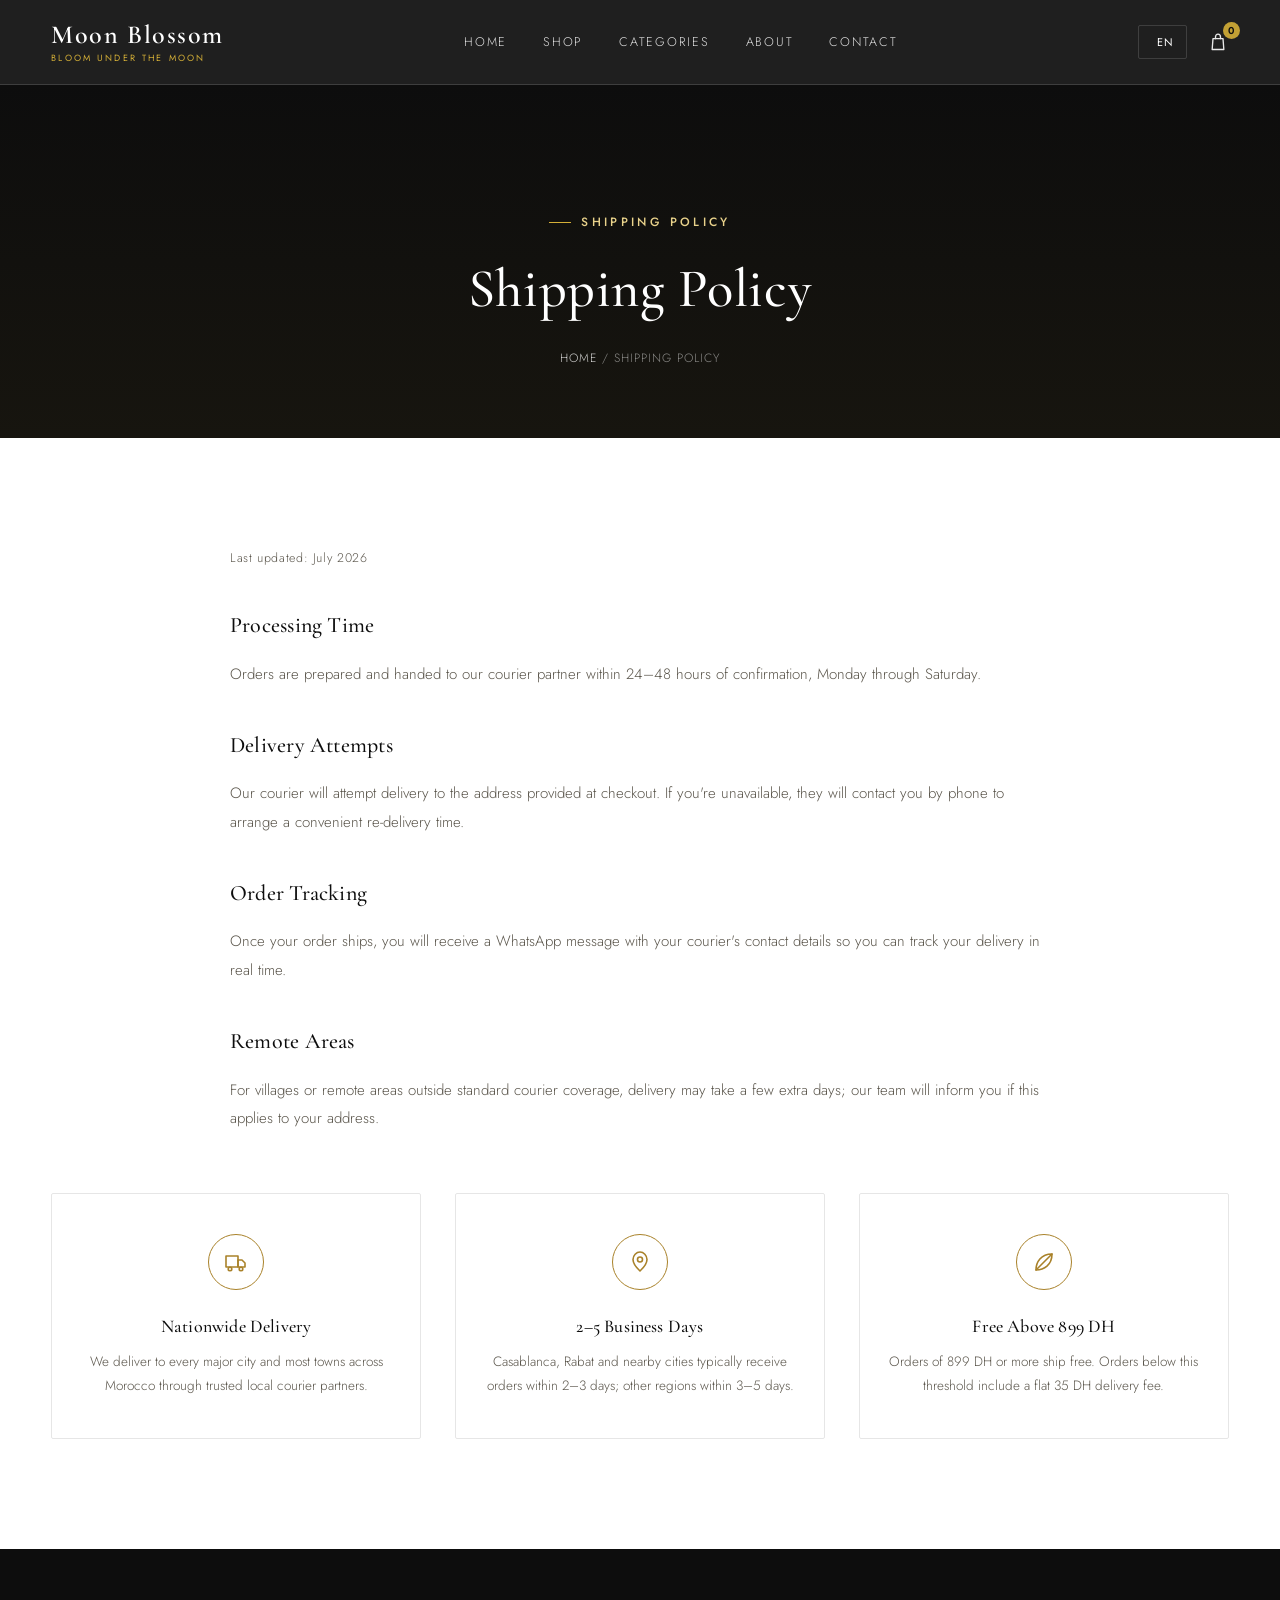
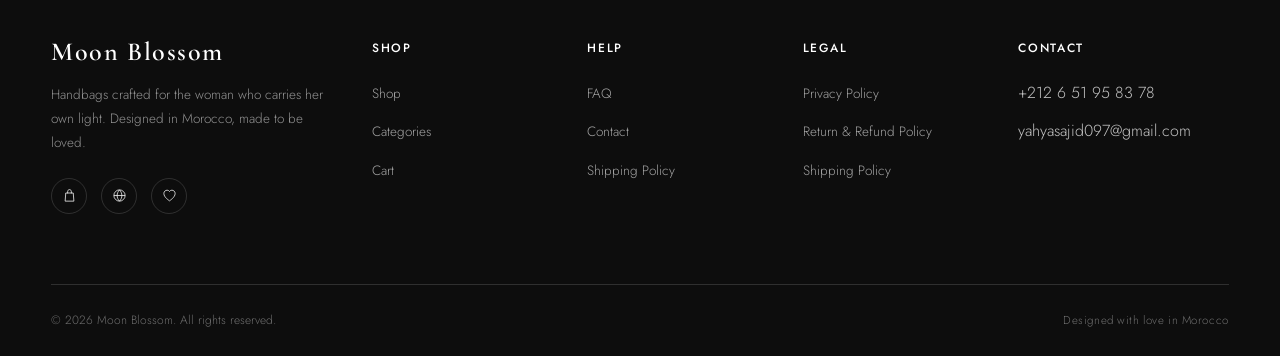
<file: shipping.html>
<!DOCTYPE html>
<html lang="en" dir="ltr">
<head>
<meta charset="UTF-8">
<meta name="viewport" content="width=device-width, initial-scale=1.0">
<title>Shipping Policy — Moon Blossom</title>
<link rel="icon" href="data:image/svg+xml,%3Csvg xmlns='http://www.w3.org/2000/svg' viewBox='0 0 24 24'%3E%3Cpath fill='%23D4AF37' d='M15.5 3.5C11 5 8.5 9 8.5 13.5C8.5 18 11 20.5 15.5 22C10 22.5 5 18 5 12.5C5 7 10 2.5 15.5 3.5Z'/%3E%3C/svg%3E">
<link rel="manifest" href="manifest.json">
<meta name="theme-color" content="#0D0D0D">
<link rel="stylesheet" href="css/style.css">
</head>
<body data-page="shipping">
<a href="#main" class="skip-link">Skip to content</a>
<header id="site-header" class="site-header"></header>

<main id="main">
  <div class="page-header">
    <span class="eyebrow" data-i18n="footer.shipping">Shipping Policy</span>
    <h1 data-i18n="footer.shipping">Shipping Policy</h1>
    <div class="breadcrumb"><a href="index.html" data-i18n="nav.home">Home</a> / <span data-i18n="footer.shipping">Shipping</span></div>
  </div>
  <section class="section">
    <div class="container">
      <div class="policy-content" id="policyContent"></div>

      <div class="about-values mt-lg">
        <div class="value-card">
          <div class="feature-icon" id="sIcon1"></div>
          <h3 id="sT1"></h3>
          <p id="sP1"></p>
        </div>
        <div class="value-card">
          <div class="feature-icon" id="sIcon2"></div>
          <h3 id="sT2"></h3>
          <p id="sP2"></p>
        </div>
        <div class="value-card">
          <div class="feature-icon" id="sIcon3"></div>
          <h3 id="sT3"></h3>
          <p id="sP3"></p>
        </div>
      </div>
    </div>
  </section>
</main>

<footer id="site-footer" class="site-footer"></footer>

<script src="js/main.js"></script>
<script src="js/cart.js"></script>
<script>
const CONTENT = {
  en: { updated: 'Last updated: July 2026',
    cards: [['Nationwide Delivery','We deliver to every major city and most towns across Morocco through trusted local courier partners.'],
            ['2–5 Business Days','Casablanca, Rabat and nearby cities typically receive orders within 2–3 days; other regions within 3–5 days.'],
            ['Free Above 899 DH','Orders of 899 DH or more ship free. Orders below this threshold include a flat 35 DH delivery fee.']],
    sections: [
    ['Processing Time', 'Orders are prepared and handed to our courier partner within 24–48 hours of confirmation, Monday through Saturday.'],
    ['Delivery Attempts', 'Our courier will attempt delivery to the address provided at checkout. If you\'re unavailable, they will contact you by phone to arrange a convenient re-delivery time.'],
    ['Order Tracking', 'Once your order ships, you will receive a WhatsApp message with your courier\'s contact details so you can track your delivery in real time.'],
    ['Remote Areas', 'For villages or remote areas outside standard courier coverage, delivery may take a few extra days; our team will inform you if this applies to your address.']
  ]},
  fr: { updated: 'Dernière mise à jour : juillet 2026',
    cards: [['Livraison Nationale','Nous livrons dans toutes les grandes villes et la plupart des villes du Maroc via des partenaires de messagerie locaux de confiance.'],
            ['2 à 5 Jours Ouvrables','Casablanca, Rabat et les villes voisines reçoivent généralement leurs commandes sous 2 à 3 jours ; les autres régions sous 3 à 5 jours.'],
            ['Gratuite Dès 899 DH','Les commandes de 899 DH ou plus sont livrées gratuitement. En dessous, des frais fixes de 35 DH s\'appliquent.']],
    sections: [
    ['Délai de Préparation', 'Les commandes sont préparées et remises à notre partenaire de livraison sous 24 à 48 heures après confirmation, du lundi au samedi.'],
    ['Tentatives de Livraison', 'Notre livreur tentera de livrer à l\'adresse fournie lors de la commande. En cas d\'absence, il vous contactera par téléphone pour convenir d\'un nouveau créneau.'],
    ['Suivi de Commande', 'Une fois votre commande expédiée, vous recevrez un message WhatsApp avec les coordonnées du livreur pour suivre votre livraison en temps réel.'],
    ['Zones Éloignées', 'Pour les villages ou zones éloignées hors couverture standard, la livraison peut prendre quelques jours supplémentaires ; notre équipe vous en informera si cela concerne votre adresse.']
  ]},
  ar: { updated: 'آخر تحديث: يوليو 2026',
    cards: [['توصيل لجميع أنحاء المغرب','نوصل إلى جميع المدن الرئيسية ومعظم البلدات في المغرب عبر شركاء توصيل محليين موثوقين.'],
            ['من 2 إلى 5 أيام عمل','عادة ما تصل الطلبات إلى الدار البيضاء والرباط والمدن القريبة خلال 2-3 أيام؛ والمناطق الأخرى خلال 3-5 أيام.'],
            ['توصيل مجاني فوق 899 درهم','الطلبات بقيمة 899 درهم أو أكثر تُشحن مجاناً. الطلبات الأقل تشمل رسوم توصيل ثابتة قدرها 35 درهم.']],
    sections: [
    ['وقت التجهيز', 'يتم تجهيز الطلبات وتسليمها لشريك التوصيل خلال 24 إلى 48 ساعة من التأكيد، من الاثنين إلى السبت.'],
    ['محاولات التوصيل', 'سيحاول المندوب التوصيل إلى العنوان المُقدَّم عند الطلب. في حال عدم توفرك، سيتواصل معك هاتفياً لتحديد موعد توصيل مناسب آخر.'],
    ['تتبع الطلب', 'بمجرد شحن طلبك، ستصلك رسالة واتساب تحتوي على بيانات التواصل مع المندوب لتتبعي طلبك لحظة بلحظة.'],
    ['المناطق النائية', 'بالنسبة للقرى أو المناطق النائية خارج التغطية المعتادة، قد يستغرق التوصيل أياماً إضافية قليلة؛ سيُعلمك فريقنا في حال انطبق ذلك على عنوانك.']
  ]}
};

MB.init('shipping').then(() => {
  function render(){
    const c = CONTENT[MB.state.lang] || CONTENT.en;
    document.getElementById('policyContent').innerHTML =
      `<span class="updated-date">${c.updated}</span>` +
      c.sections.map(([h,p]) => `<h2>${h}</h2><p>${p}</p>`).join('');

    const icons = ['truck','pin','leaf'];
    c.cards.forEach((card, i) => {
      document.getElementById(`sIcon${i+1}`).innerHTML = MB.svgIcon(icons[i]);
      document.getElementById(`sT${i+1}`).textContent = card[0];
      document.getElementById(`sP${i+1}`).textContent = card[1];
    });
  }
  render();
  document.addEventListener('mb:rerender', render);
});
</script>
</body>
</html>
</file>
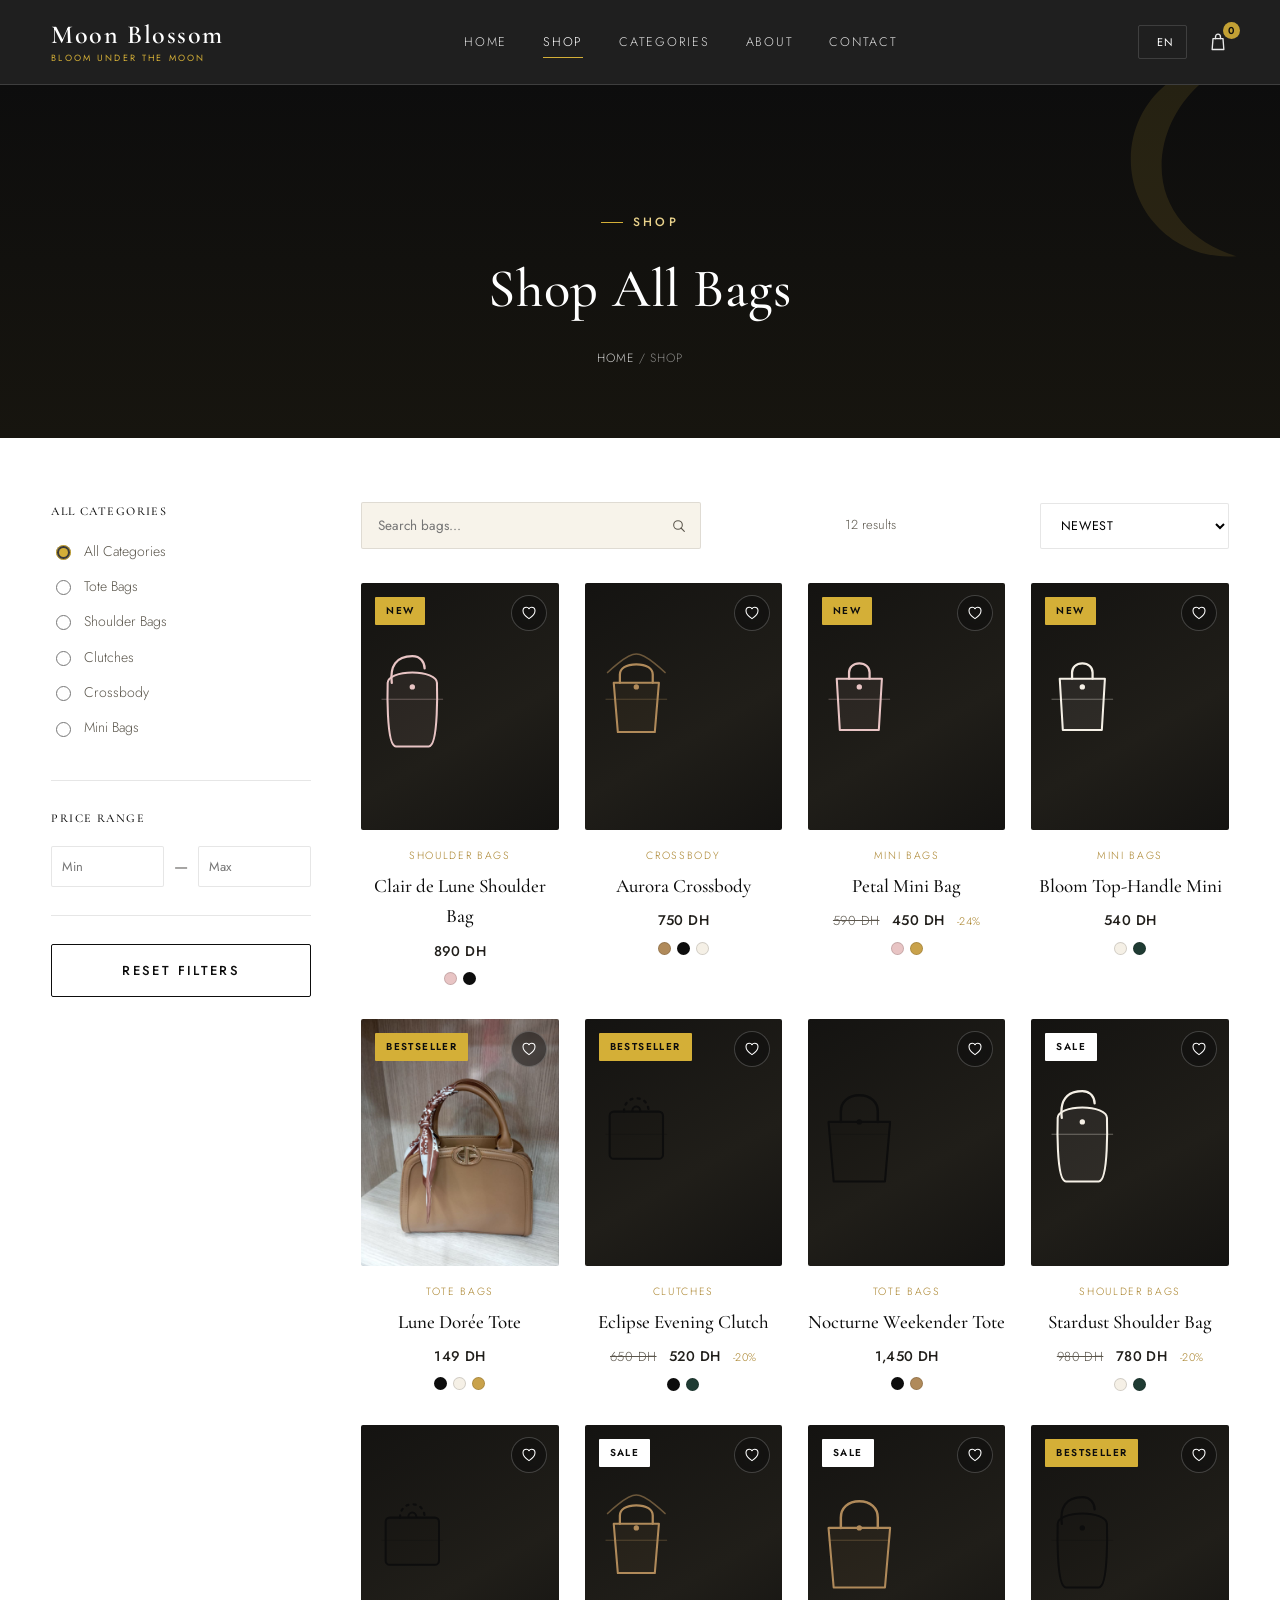
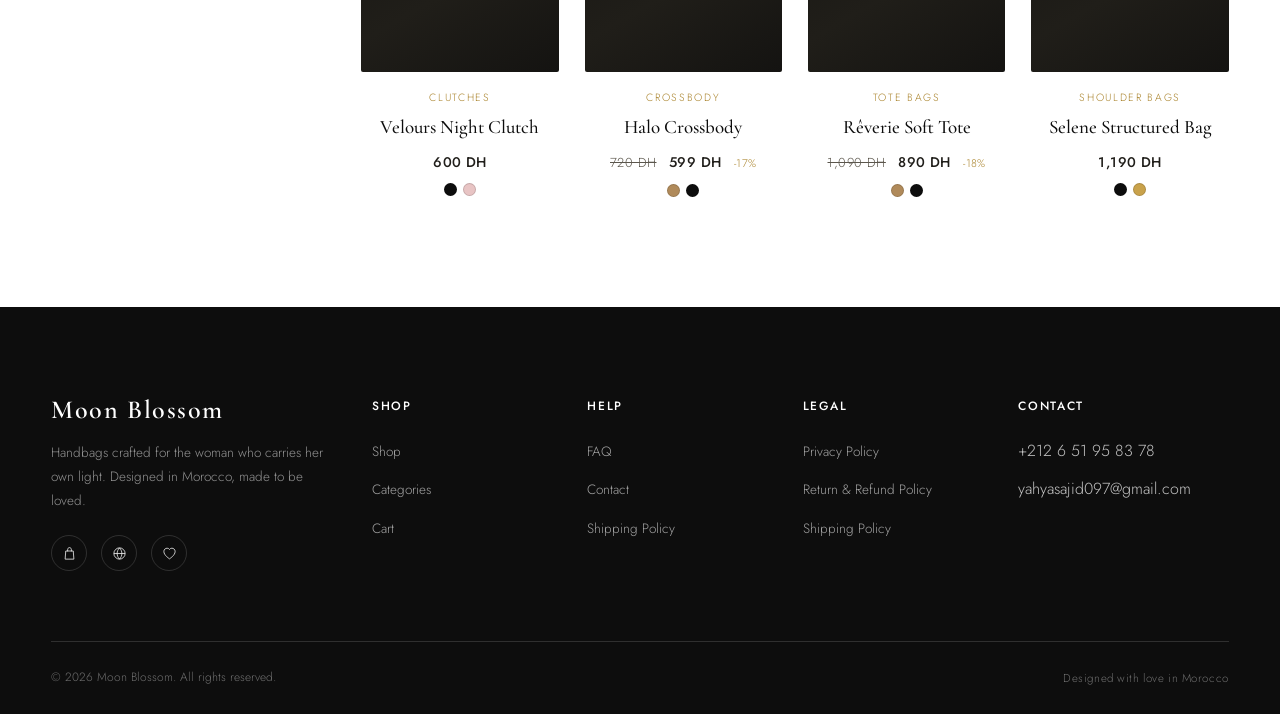
<file: shop.html>
<!DOCTYPE html>
<html lang="en" dir="ltr">
<head>
<meta charset="UTF-8">
<meta name="viewport" content="width=device-width, initial-scale=1.0">
<title>Shop All Bags — Moon Blossom</title>
<meta name="description" content="Shop the full Moon Blossom collection of luxury handbags — totes, shoulder bags, clutches, crossbody and mini bags.">
<link rel="icon" href="data:image/svg+xml,%3Csvg xmlns='http://www.w3.org/2000/svg' viewBox='0 0 24 24'%3E%3Cpath fill='%23D4AF37' d='M15.5 3.5C11 5 8.5 9 8.5 13.5C8.5 18 11 20.5 15.5 22C10 22.5 5 18 5 12.5C5 7 10 2.5 15.5 3.5Z'/%3E%3C/svg%3E">
<link rel="manifest" href="manifest.json">
<meta name="theme-color" content="#0D0D0D">
<link rel="stylesheet" href="css/style.css">
</head>
<body data-page="shop">
<a href="#main" class="skip-link">Skip to content</a>
<header id="site-header" class="site-header"></header>

<main id="main">
  <div class="page-header">
    <svg class="crescent-bg" viewBox="0 0 100 100"><path fill="#D4AF37" d="M62 8C42 15 28 35 28 55C28 75 42 90 62 96C36 98 14 78 14 52C14 26 36 6 62 8Z"/></svg>
    <span class="eyebrow" data-i18n="nav.shop">Shop</span>
    <h1 data-i18n="shop.title">Shop All Bags</h1>
    <div class="breadcrumb"><a href="index.html" data-i18n="nav.home">Home</a> / <span data-i18n="nav.shop">Shop</span></div>
  </div>

  <section class="section" style="padding-top:64px;">
    <div class="container">
      <div class="shop-layout">
        <aside class="filters-panel" id="filtersPanel">
          <div class="filters-close">
            <strong data-i18n="shop.filterBy">Filter</strong>
            <button id="closeFiltersBtn" aria-label="Close"></button>
          </div>
          <div class="filter-block">
            <h4 data-i18n="shop.allCategories">All Categories</h4>
            <div id="categoryFilters"></div>
          </div>
          <div class="filter-block">
            <h4 data-i18n="shop.priceRange">Price Range</h4>
            <div class="price-inputs">
              <input type="number" id="priceMin" placeholder="Min">
              <span>—</span>
              <input type="number" id="priceMax" placeholder="Max">
            </div>
          </div>
          <button class="btn btn-outline btn-block" id="resetFiltersBtn" data-i18n="shop.resetFilters">Reset Filters</button>
        </aside>

        <div>
          <div class="shop-toolbar">
            <div class="shop-search">
              <input type="text" id="shopSearch" data-i18n-placeholder="nav.search" placeholder="Search bags...">
              <span id="searchIcon"></span>
            </div>
            <button class="filter-mobile-btn" id="openFiltersBtn"><span id="filterIcon"></span> <span data-i18n="shop.filterBy">Filter</span></button>
            <span class="results-count" id="resultsCount"></span>
            <select class="sort-select" id="sortSelect">
              <option value="newest" data-i18n="shop.sortNewest">Newest</option>
              <option value="price-low" data-i18n="shop.sortPriceLow">Price: Low to High</option>
              <option value="price-high" data-i18n="shop.sortPriceHigh">Price: High to Low</option>
              <option value="popular" data-i18n="shop.sortPopular">Most Popular</option>
            </select>
          </div>

          <div class="product-grid" id="shopGrid"></div>
          <div class="empty-state" id="shopEmpty" style="display:none;">
            <div id="emptyIcon"></div>
            <p data-i18n="shop.noResults">No bags match your filters.</p>
            <button class="btn btn-outline" id="emptyResetBtn" data-i18n="shop.resetFilters">Reset Filters</button>
          </div>
        </div>
      </div>
    </div>
  </section>
</main>

<footer id="site-footer" class="site-footer"></footer>

<script src="js/main.js"></script>
<script src="js/cart.js"></script>
<script src="js/products.js"></script>
<script>
MB.init('shop').then(() => {
  document.getElementById('searchIcon').innerHTML = MB.svgIcon('search');
  document.getElementById('filterIcon').innerHTML = MB.svgIcon('bag');
  document.getElementById('emptyIcon').innerHTML = MB.svgIcon('search');
  document.getElementById('closeFiltersBtn').innerHTML = MB.svgIcon('close');

  MBProducts.renderShop();

  const panel = document.getElementById('filtersPanel');
  document.getElementById('openFiltersBtn').addEventListener('click', () => panel.classList.add('open'));
  document.getElementById('closeFiltersBtn').addEventListener('click', () => panel.classList.remove('open'));
  document.getElementById('emptyResetBtn').addEventListener('click', () => document.getElementById('resetFiltersBtn').click());

  document.addEventListener('mb:rerender', () => {
    document.getElementById('categoryFilters').dataset.built = '';
    MBProducts.renderShop();
  });
});
</script>
</body>
</html>
</file>
<file: css/style.css>
/* ==========================================================================
   Moon Blossom — Design System
   Black #0D0D0D · Gold #D4AF37 · White #FFFFFF
   Display: 'Cormorant Garamond' (Latin) / 'Tajawal' (Arabic)
   Body: 'Jost' (Latin) / 'Tajawal' (Arabic)
   Signature motif: the crescent — dividers, loaders, bullets
   ========================================================================== */

@import url('https://fonts.googleapis.com/css2?family=Cormorant+Garamond:ital,wght@0,300;0,400;0,500;0,600;1,400&family=Jost:wght@300;400;500;600&family=Tajawal:wght@300;400;500;700&display=swap');

:root{
  --black:#0D0D0D;
  --black-soft:#161513;
  --gold:#D4AF37;
  --gold-light:#E9D28B;
  --gold-deep:#A9822A;
  --white:#FFFFFF;
  --cream:#F7F3EA;
  --cream-deep:#EFE8D8;
  --ink:#201E1A;
  --ink-soft:#5B564C;
  --line:rgba(13,13,13,0.1);
  --line-light:rgba(255,255,255,0.14);

  --font-display:'Cormorant Garamond', 'Tajawal', serif;
  --font-body:'Jost', 'Tajawal', sans-serif;

  --container: 1280px;
  --radius: 2px;
  --shadow-soft: 0 20px 60px rgba(13,13,13,0.08);
  --shadow-hover: 0 30px 70px rgba(13,13,13,0.16);
  --ease: cubic-bezier(.22,.61,.36,1);
}

html[lang="ar"]{
  --font-display:'Tajawal','Cormorant Garamond', serif;
  --font-body:'Tajawal','Jost', sans-serif;
}

*,*::before,*::after{ box-sizing:border-box; }
html{ scroll-behavior:smooth; }
@media (prefers-reduced-motion: reduce){
  html{ scroll-behavior:auto; }
  *,*::before,*::after{ animation-duration:0.01ms !important; animation-iteration-count:1 !important; transition-duration:0.01ms !important; scroll-behavior:auto !important; }
}

body{
  margin:0;
  font-family:var(--font-body);
  background:var(--white);
  color:var(--ink);
  font-weight:300;
  line-height:1.6;
  -webkit-font-smoothing:antialiased;
  overflow-x:hidden;
}

html[dir="rtl"] body{ font-weight:400; }

img{ max-width:100%; display:block; }
a{ color:inherit; text-decoration:none; }
button{ font-family:inherit; cursor:pointer; }
input,select,textarea{ font-family:inherit; }
ul{ list-style:none; margin:0; padding:0; }

:focus-visible{ outline:2px solid var(--gold); outline-offset:3px; }

.container{ max-width:var(--container); margin:0 auto; padding:0 clamp(20px,4vw,64px); }

h1,h2,h3,h4{ font-family:var(--font-display); font-weight:500; margin:0; color:var(--black); letter-spacing:0.01em; }
p{ margin:0; }

.eyebrow{
  display:inline-flex; align-items:center; gap:10px;
  font-family:var(--font-body); font-size:12px; letter-spacing:0.28em; text-transform:uppercase;
  color:var(--gold-deep); font-weight:500; margin-bottom:14px;
}
.eyebrow::before{ content:''; width:22px; height:1px; background:var(--gold); display:inline-block; }
html[dir="rtl"] .eyebrow{ letter-spacing:0.05em; }
html[dir="rtl"] .eyebrow::before{ display:none; }

/* ---------- Crescent motif (signature element) ---------- */
.crescent{ display:inline-block; width:1em; height:1em; }
.divider-crescent{ display:flex; align-items:center; justify-content:center; gap:14px; margin:0 auto; }
.divider-crescent::before,.divider-crescent::after{ content:''; width:60px; height:1px; background:linear-gradient(90deg, transparent, var(--gold)); }
.divider-crescent::after{ background:linear-gradient(90deg, var(--gold), transparent); }
.divider-crescent svg{ width:18px; height:18px; flex-shrink:0; }

/* ---------- Buttons ---------- */
.btn{
  display:inline-flex; align-items:center; justify-content:center; gap:10px;
  padding:16px 38px; font-size:13px; letter-spacing:0.18em; text-transform:uppercase; font-weight:500;
  border:1px solid transparent; border-radius:var(--radius); transition:all .45s var(--ease);
  white-space:nowrap;
}
.btn-primary{ background:var(--black); color:var(--white); border-color:var(--black); }
.btn-primary:hover{ background:var(--gold); border-color:var(--gold); color:var(--black); transform:translateY(-2px); }
.btn-gold{ background:var(--gold); color:var(--black); border-color:var(--gold); }
.btn-gold:hover{ background:var(--black); color:var(--gold); border-color:var(--black); transform:translateY(-2px); }
.btn-outline{ background:transparent; color:var(--black); border-color:var(--black); }
.btn-outline:hover{ background:var(--black); color:var(--white); }
.btn-outline-light{ background:transparent; color:var(--white); border-color:var(--line-light); }
.btn-outline-light:hover{ background:var(--white); color:var(--black); border-color:var(--white); }
.btn-block{ width:100%; }
.btn:disabled{ opacity:0.45; cursor:not-allowed; transform:none !important; }

/* ==========================================================================
   Header
   ========================================================================== */
.site-header{
  position:sticky; top:0; z-index:1000;
  background:rgba(13,13,13,0.92); backdrop-filter:blur(10px);
  border-bottom:1px solid var(--line-light);
  transition:background .3s var(--ease);
}
.header-row{ display:flex; align-items:center; justify-content:space-between; height:84px; gap:24px; }
.logo{ font-family:var(--font-display); font-size:26px; color:var(--white); letter-spacing:0.06em; display:flex; flex-direction:column; line-height:1; }
.logo b{ font-weight:600; }
.logo .logo-slogan{ font-family:var(--font-body); font-size:9px; letter-spacing:0.24em; text-transform:uppercase; color:var(--gold); margin-top:5px; font-weight:400; }

.main-nav{ display:flex; align-items:center; gap:36px; }
.main-nav a{
  font-size:12.5px; letter-spacing:0.14em; text-transform:uppercase; color:var(--white); opacity:0.85;
  position:relative; padding:6px 0; transition:opacity .3s;
}
.main-nav a::after{ content:''; position:absolute; left:0; bottom:0; width:0; height:1px; background:var(--gold); transition:width .35s var(--ease); }
html[dir="rtl"] .main-nav a::after{ left:auto; right:0; }
.main-nav a:hover, .main-nav a.active{ opacity:1; }
.main-nav a:hover::after, .main-nav a.active::after{ width:100%; }

.header-actions{ display:flex; align-items:center; gap:20px; }
.icon-btn{ position:relative; color:var(--white); display:flex; align-items:center; justify-content:center; width:22px; height:22px; opacity:0.9; transition:opacity .3s, transform .3s; }
.icon-btn:hover{ opacity:1; transform:translateY(-1px); }
.icon-btn svg{ width:20px; height:20px; }
.cart-count{
  position:absolute; top:-9px; right:-11px; background:var(--gold); color:var(--black); font-size:10px; font-weight:600;
  width:17px; height:17px; border-radius:50%; display:flex; align-items:center; justify-content:center; font-family:var(--font-body);
}
html[dir="rtl"] .cart-count{ right:auto; left:-11px; }

.lang-switch{ position:relative; }
.lang-btn{ background:none; border:1px solid var(--line-light); color:var(--white); font-size:11px; letter-spacing:0.1em; padding:8px 12px; border-radius:var(--radius); display:flex; align-items:center; gap:6px; text-transform:uppercase; }
.lang-menu{
  position:absolute; top:calc(100% + 10px); right:0; background:var(--black); border:1px solid var(--line-light); min-width:150px;
  padding:8px; opacity:0; visibility:hidden; transform:translateY(-6px); transition:all .25s var(--ease); box-shadow:var(--shadow-hover);
}
html[dir="rtl"] .lang-menu{ right:auto; left:0; }
.lang-switch.open .lang-menu{ opacity:1; visibility:visible; transform:translateY(0); }
.lang-menu button{ display:flex; width:100%; align-items:center; justify-content:space-between; background:none; border:0; color:var(--white); padding:10px 12px; font-size:12.5px; letter-spacing:0.05em; border-radius:2px; }
.lang-menu button:hover{ background:rgba(212,175,55,0.12); color:var(--gold); }
.lang-menu button.active{ color:var(--gold); }

.burger{ display:none; background:none; border:0; color:var(--white); width:26px; height:20px; position:relative; }
.burger span{ position:absolute; left:0; width:100%; height:1px; background:currentColor; transition:all .3s var(--ease); }
.burger span:nth-child(1){ top:0; } .burger span:nth-child(2){ top:9px; } .burger span:nth-child(3){ top:18px; }
.burger.open span:nth-child(1){ transform:translateY(9px) rotate(45deg); }
.burger.open span:nth-child(2){ opacity:0; }
.burger.open span:nth-child(3){ transform:translateY(-9px) rotate(-45deg); }

.mobile-nav{
  display:none; position:fixed; inset:84px 0 0 0; background:var(--black); z-index:999; padding:40px clamp(20px,6vw,64px);
  transform:translateY(-12px); opacity:0; visibility:hidden; transition:all .4s var(--ease);
}
.mobile-nav.open{ transform:translateY(0); opacity:1; visibility:visible; }
.mobile-nav a{ display:block; font-family:var(--font-display); font-size:28px; color:var(--white); padding:16px 0; border-bottom:1px solid var(--line-light); }

@media (max-width:960px){
  .main-nav{ display:none; }
  .burger{ display:block; }
  .mobile-nav{ display:block; }
}

/* ==========================================================================
   Hero
   ========================================================================== */
.hero{
  position:relative; min-height:92vh; display:flex; align-items:center; justify-content:center; text-align:center;
  background:
    radial-gradient(ellipse at 50% 0%, rgba(212,175,55,0.14), transparent 55%),
    linear-gradient(180deg, var(--black) 0%, #14120F 100%);
  overflow:hidden; padding:120px 20px 100px;
}
.hero-moon{
  position:absolute; top:8%; left:50%; transform:translateX(-50%); width:280px; height:280px; opacity:0.9;
  animation:moon-glow 6s ease-in-out infinite;
}
@keyframes moon-glow{ 0%,100%{ opacity:0.55; filter:drop-shadow(0 0 40px rgba(212,175,55,0.25)); } 50%{ opacity:0.9; filter:drop-shadow(0 0 70px rgba(212,175,55,0.45)); } }
.hero-content{ position:relative; z-index:2; max-width:760px; }
.hero .eyebrow{ color:var(--gold-light); justify-content:center; }
.hero h1{
  font-size:clamp(2.6rem,7vw,5.4rem); color:var(--white); font-weight:500; line-height:1.05; margin-bottom:26px;
  opacity:0; animation:rise 1.1s var(--ease) .2s forwards;
}
.hero p.hero-sub{ font-size:clamp(15px,2vw,18px); color:rgba(255,255,255,0.72); max-width:520px; margin:0 auto 42px; font-weight:300; letter-spacing:0.01em;
  opacity:0; animation:rise 1.1s var(--ease) .4s forwards;
}
.hero-cta-row{ display:flex; gap:18px; justify-content:center; flex-wrap:wrap; opacity:0; animation:rise 1.1s var(--ease) .6s forwards; }
@keyframes rise{ from{ opacity:0; transform:translateY(22px);} to{ opacity:1; transform:translateY(0);} }

.hero-petals{ position:absolute; inset:0; pointer-events:none; z-index:1; }
.petal{ position:absolute; width:8px; height:8px; border-radius:50% 0 50% 50%; background:var(--gold); opacity:0.35; animation:drift linear infinite; }
@keyframes drift{ from{ transform:translateY(-10vh) rotate(0deg); } to{ transform:translateY(110vh) rotate(360deg); } }

/* ==========================================================================
   Sections generic
   ========================================================================== */
.section{ padding:110px 0; }
.section-dark{ background:var(--black); color:var(--white); }
.section-cream{ background:var(--cream); }
.section-head{ text-align:center; max-width:640px; margin:0 auto 56px; }
.section-head h2{ font-size:clamp(2rem,4vw,3rem); }
.section-dark .section-head h2{ color:var(--white); }
.section-head .section-sub{ color:var(--ink-soft); margin-top:14px; font-size:15px; letter-spacing:0.02em; }
.section-dark .section-head .section-sub{ color:rgba(255,255,255,0.6); }
.section-head-row{ display:flex; align-items:flex-end; justify-content:space-between; margin-bottom:48px; gap:20px; flex-wrap:wrap; }
.section-head-row h2{ font-size:clamp(1.8rem,3.4vw,2.6rem); }

/* ---------- Product Grid & Cards ---------- */
.product-grid{ display:grid; grid-template-columns:repeat(4,1fr); gap:34px 26px; }
@media (max-width:1100px){ .product-grid{ grid-template-columns:repeat(3,1fr); } }
@media (max-width:760px){ .product-grid{ grid-template-columns:repeat(2,1fr); gap:22px 14px; } }

.product-card{ position:relative; display:block; }
.product-media{
  position:relative; aspect-ratio:4/5; border-radius:var(--radius); overflow:hidden; margin-bottom:18px;
  background:linear-gradient(150deg,#141311 0%, #201E19 60%, #141311 100%);
  display:flex; align-items:center; justify-content:center;
  transition:box-shadow .4s var(--ease);
}
.product-card:hover .product-media{ box-shadow:var(--shadow-hover); }
.product-media svg{ width:52%; height:52%; transition:transform .6s var(--ease); }
.product-media img{ width:100%; height:100%; object-fit:cover; transition:transform .6s var(--ease); }
.product-card:hover .product-media svg{ transform:scale(1.06) translateY(-4px); }
.product-card:hover .product-media img{ transform:scale(1.06); }
.product-badge{
  position:absolute; top:14px; left:14px; z-index:2; background:var(--gold); color:var(--black); font-size:10px; letter-spacing:0.14em;
  text-transform:uppercase; padding:6px 11px; font-weight:600; border-radius:1px;
}
html[dir="rtl"] .product-badge{ left:auto; right:14px; }
.product-badge.sale{ background:var(--white); }
.wishlist-btn{
  position:absolute; top:12px; right:12px; z-index:2; width:36px; height:36px; border-radius:50%; background:rgba(13,13,13,0.5);
  backdrop-filter:blur(4px); display:flex; align-items:center; justify-content:center; color:var(--white); border:1px solid rgba(255,255,255,0.2);
  transition:all .3s;
}
html[dir="rtl"] .wishlist-btn{ right:auto; left:12px; }
.wishlist-btn svg{ width:16px; height:16px; }
.wishlist-btn:hover, .wishlist-btn.active{ background:var(--gold); color:var(--black); border-color:var(--gold); }
.wishlist-btn.active svg{ fill:var(--black); }
.quick-add{
  position:absolute; left:12px; right:12px; bottom:12px; z-index:2; background:var(--white); color:var(--black);
  padding:12px; text-align:center; font-size:11px; letter-spacing:0.14em; text-transform:uppercase; font-weight:500;
  transform:translateY(14px); opacity:0; transition:all .35s var(--ease); border-radius:1px;
}
.product-card:hover .quick-add{ transform:translateY(0); opacity:1; }
.product-info{ text-align:center; }
.product-cat{ font-size:10.5px; letter-spacing:0.16em; text-transform:uppercase; color:var(--gold-deep); margin-bottom:6px; display:block; }
.product-name{ font-family:var(--font-display); font-size:19px; color:var(--black); margin-bottom:8px; font-weight:500; }
.product-price{ font-size:14px; letter-spacing:0.03em; }
.price-current{ font-weight:500; }
.price-original{ color:var(--ink-soft); text-decoration:line-through; margin-inline-end:8px; font-size:13px; }
.price-off{ color:var(--gold-deep); font-size:11px; margin-inline-start:8px; }
.product-colors{ display:flex; gap:6px; justify-content:center; margin-top:10px; }
.color-dot{ width:13px; height:13px; border-radius:50%; border:1px solid rgba(0,0,0,0.15); box-shadow:0 0 0 1.5px transparent; }

/* ==========================================================================
   Why Choose / Features
   ========================================================================== */
.feature-grid{ display:grid; grid-template-columns:repeat(4,1fr); gap:36px; }
@media (max-width:900px){ .feature-grid{ grid-template-columns:repeat(2,1fr); } }
@media (max-width:520px){ .feature-grid{ grid-template-columns:1fr; } }
.feature-card{ text-align:center; padding:8px; }
.feature-icon{ width:56px; height:56px; margin:0 auto 22px; border:1px solid var(--gold); border-radius:50%; display:flex; align-items:center; justify-content:center; color:var(--gold); }
.feature-icon svg{ width:24px; height:24px; }
.feature-card h3{ font-size:19px; margin-bottom:10px; }
.section-dark .feature-card h3{ color:var(--white); }
.feature-card p{ font-size:13.5px; color:var(--ink-soft); line-height:1.7; }
.section-dark .feature-card p{ color:rgba(255,255,255,0.62); }

/* ---------- Brand Story ---------- */
.story-wrap{ display:grid; grid-template-columns:1fr 1fr; gap:80px; align-items:center; }
@media (max-width:860px){ .story-wrap{ grid-template-columns:1fr; gap:40px; } }
.story-media{ aspect-ratio:1/1.1; background:linear-gradient(150deg,#141311,#221f19); border-radius:var(--radius); position:relative; overflow:hidden; }
.story-media svg{ position:absolute; inset:0; margin:auto; width:44%; height:44%; }
.story-text h2{ margin-bottom:24px; }
.story-text p{ color:var(--ink-soft); font-size:16px; line-height:1.9; margin-bottom:28px; }

/* ---------- Reviews ---------- */
.review-grid{ display:grid; grid-template-columns:repeat(3,1fr); gap:30px; }
@media (max-width:860px){ .review-grid{ grid-template-columns:1fr; } }
.review-card{ background:var(--black-soft); border:1px solid var(--line-light); padding:34px 30px; border-radius:var(--radius); }
.review-stars{ color:var(--gold); font-size:14px; letter-spacing:2px; margin-bottom:16px; }
.review-card p{ color:rgba(255,255,255,0.82); font-size:14.5px; line-height:1.8; font-style:italic; margin-bottom:20px; font-family:var(--font-display); font-size:18px; }
.review-author{ font-size:12px; letter-spacing:0.08em; text-transform:uppercase; color:var(--gold); }

/* ---------- Instagram ---------- */
.insta-grid{ display:grid; grid-template-columns:repeat(6,1fr); gap:14px; }
@media (max-width:860px){ .insta-grid{ grid-template-columns:repeat(3,1fr); } }
.insta-tile{ aspect-ratio:1/1; background:linear-gradient(145deg,#EFE8D8,#E3D9BF); display:flex; align-items:center; justify-content:center; position:relative; overflow:hidden; }
.insta-tile svg{ width:34%; height:34%; opacity:0.8; }
.insta-tile::after{ content:''; position:absolute; inset:0; background:rgba(13,13,13,0); transition:background .3s; }
.insta-tile:hover::after{ background:rgba(13,13,13,0.15); }

/* ---------- Newsletter ---------- */
.newsletter{ background:var(--cream-deep); text-align:center; padding:100px 20px; }
.newsletter h2{ margin-bottom:14px; }
.newsletter p{ color:var(--ink-soft); margin-bottom:34px; }
.newsletter-form{ display:flex; max-width:440px; margin:0 auto; border-bottom:1.5px solid var(--black); gap:14px; }
.newsletter-form input{ flex:1; background:none; border:0; padding:14px 6px; font-size:14px; color:var(--ink); }
.newsletter-form input:focus{ outline:none; }
.newsletter-form button{ background:none; border:0; font-size:12px; letter-spacing:0.16em; text-transform:uppercase; color:var(--black); padding:14px 6px; display:flex; align-items:center; gap:8px; }
.newsletter-msg{ margin-top:16px; font-size:13px; color:var(--gold-deep); min-height:18px; }

/* ==========================================================================
   Footer
   ========================================================================== */
.site-footer{ background:var(--black); color:rgba(255,255,255,0.75); padding:90px 0 0; }
.footer-top{ display:grid; grid-template-columns:1.6fr 1fr 1fr 1fr 1.2fr; gap:40px; padding-bottom:70px; border-bottom:1px solid var(--line-light); }
@media (max-width:900px){ .footer-top{ grid-template-columns:1fr 1fr; } }
@media (max-width:560px){ .footer-top{ grid-template-columns:1fr; } }
.footer-brand .logo{ margin-bottom:18px; }
.footer-brand p{ font-size:13.5px; line-height:1.8; color:rgba(255,255,255,0.55); max-width:280px; }
.footer-social{ display:flex; gap:14px; margin-top:22px; }
.footer-social a{ width:36px; height:36px; border:1px solid var(--line-light); border-radius:50%; display:flex; align-items:center; justify-content:center; transition:all .3s; }
.footer-social a:hover{ border-color:var(--gold); color:var(--gold); }
.footer-social svg{ width:15px; height:15px; }
.footer-col h4{ color:var(--white); font-family:var(--font-body); font-size:12px; letter-spacing:0.14em; text-transform:uppercase; margin-bottom:22px; font-weight:500; }
.footer-col ul li{ margin-bottom:13px; }
.footer-col ul a{ font-size:13.5px; color:rgba(255,255,255,0.62); transition:color .3s; }
.footer-col ul a:hover{ color:var(--gold); }
.footer-bottom{ display:flex; justify-content:space-between; align-items:center; padding:26px 0; font-size:12px; color:rgba(255,255,255,0.4); flex-wrap:wrap; gap:10px; }
.footer-payment{ display:flex; gap:8px; align-items:center; font-size:11.5px; letter-spacing:0.05em; }

/* ==========================================================================
   Page Header (inner pages)
   ========================================================================== */
.page-header{
  background:linear-gradient(180deg, var(--black), #17150F); color:var(--white); text-align:center; padding:120px 20px 70px;
  position:relative; overflow:hidden;
}
.page-header .crescent-bg{ position:absolute; top:-40px; right:-40px; width:220px; height:220px; opacity:0.12; }
html[dir="rtl"] .page-header .crescent-bg{ right:auto; left:-40px; transform:scaleX(-1); }
.page-header .eyebrow{ justify-content:center; color:var(--gold-light); }
.page-header h1{ color:var(--white); font-size:clamp(2rem,4.4vw,3.4rem); }
.breadcrumb{ margin-top:16px; font-size:12px; letter-spacing:0.08em; color:rgba(255,255,255,0.5); text-transform:uppercase; }
.breadcrumb a{ color:rgba(255,255,255,0.8); } .breadcrumb a:hover{ color:var(--gold); }

/* ==========================================================================
   Shop page
   ========================================================================== */
.shop-layout{ display:grid; grid-template-columns:260px 1fr; gap:50px; align-items:flex-start; }
@media (max-width:900px){ .shop-layout{ grid-template-columns:1fr; } }
.shop-toolbar{ display:flex; justify-content:space-between; align-items:center; margin-bottom:34px; flex-wrap:wrap; gap:16px; }
.shop-search{ position:relative; flex:1; max-width:340px; }
.shop-search input{ width:100%; border:1px solid var(--line); background:var(--cream); padding:13px 40px 13px 16px; font-size:13.5px; border-radius:var(--radius); }
html[dir="rtl"] .shop-search input{ padding:13px 16px 13px 40px; }
.shop-search svg{ position:absolute; right:14px; top:50%; transform:translateY(-50%); width:16px; height:16px; color:var(--ink-soft); }
html[dir="rtl"] .shop-search svg{ right:auto; left:14px; }
.sort-select{ border:1px solid var(--line); background:var(--white); padding:12px 16px; font-size:12.5px; letter-spacing:0.05em; border-radius:var(--radius); text-transform:uppercase; }
.filter-mobile-btn{ display:none; border:1px solid var(--black); padding:12px 20px; font-size:12px; letter-spacing:0.1em; text-transform:uppercase; align-items:center; gap:8px; }
@media (max-width:900px){ .filter-mobile-btn{ display:inline-flex; } }

.filters-panel{ position:sticky; top:104px; }
.filter-block{ padding-bottom:28px; margin-bottom:28px; border-bottom:1px solid var(--line); }
.filter-block h4{ font-size:12px; letter-spacing:0.12em; text-transform:uppercase; margin-bottom:18px; font-weight:500; }
.filter-option{ display:flex; align-items:center; gap:10px; margin-bottom:13px; font-size:14px; cursor:pointer; color:var(--ink-soft); }
.filter-option input{ accent-color:var(--gold); width:15px; height:15px; }
.filter-option:hover{ color:var(--ink); }
.price-inputs{ display:flex; align-items:center; gap:10px; }
.price-inputs input{ width:100%; border:1px solid var(--line); padding:10px; font-size:13px; border-radius:var(--radius); }
.results-count{ font-size:13px; color:var(--ink-soft); }
.empty-state{ text-align:center; padding:80px 20px; }
.empty-state svg{ width:60px; height:60px; margin:0 auto 20px; color:var(--gold); }
.empty-state p{ color:var(--ink-soft); margin-bottom:24px; }

@media (max-width:900px){
  .filters-panel{ position:fixed; inset:0; z-index:1200; background:var(--white); padding:26px 22px; transform:translateX(100%); transition:transform .4s var(--ease); overflow-y:auto; }
  html[dir="rtl"] .filters-panel{ transform:translateX(-100%); }
  .filters-panel.open{ transform:translateX(0); }
  .filters-close{ display:flex !important; }
}
.filters-close{ display:none; justify-content:space-between; align-items:center; margin-bottom:26px; }

/* ==========================================================================
   Product Detail page
   ========================================================================== */
.pdp{ display:grid; grid-template-columns:1fr 1fr; gap:70px; }
@media (max-width:900px){ .pdp{ grid-template-columns:1fr; gap:34px; } }
.pdp-gallery-main{ position:relative; aspect-ratio:1/1.05; background:linear-gradient(150deg,#141311,#221f19); border-radius:var(--radius); display:flex; align-items:center; justify-content:center; margin-bottom:16px; position:relative; overflow:hidden; }
.pdp-gallery-main svg{ width:48%; height:48%; }
.pdp-gallery-main img{ width:100%; height:100%; object-fit:cover; }
.pdp-thumbs{ display:flex; gap:12px; }
.pdp-thumb{ width:76px; height:76px; border-radius:var(--radius); background:linear-gradient(150deg,#141311,#221f19); display:flex; align-items:center; justify-content:center; cursor:pointer; border:1.5px solid transparent; transition:border .3s; overflow:hidden; }
.pdp-thumb svg{ width:60%; height:60%; }
.pdp-thumb img{ width:100%; height:100%; object-fit:cover; }
.pdp-thumb.active{ border-color:var(--gold); }

.pdp-info .product-cat{ font-size:11.5px; }
.pdp-info h1{ font-size:clamp(1.7rem,3vw,2.5rem); margin:10px 0 14px; }
.pdp-rating{ display:flex; align-items:center; gap:10px; margin-bottom:20px; font-size:13px; color:var(--ink-soft); }
.pdp-rating .stars{ color:var(--gold); letter-spacing:2px; }
.pdp-price{ font-size:26px; margin-bottom:24px; display:flex; align-items:baseline; gap:12px; }
.pdp-desc{ color:var(--ink-soft); font-size:15px; line-height:1.85; margin-bottom:30px; }
.pdp-block{ margin-bottom:26px; }
.pdp-block h4{ font-size:12px; letter-spacing:0.12em; text-transform:uppercase; margin-bottom:14px; font-weight:500; }
.color-select-row{ display:flex; gap:10px; }
.color-swatch{ width:34px; height:34px; border-radius:50%; cursor:pointer; border:2px solid transparent; box-shadow:0 0 0 1px var(--line); position:relative; transition:transform .25s; }
.color-swatch:hover{ transform:scale(1.08); }
.color-swatch.active{ border-color:var(--gold); box-shadow:0 0 0 1px var(--gold); }
.color-name{ font-size:13px; color:var(--ink-soft); margin-top:10px; }
.qty-selector{ display:inline-flex; align-items:center; border:1px solid var(--line); border-radius:var(--radius); }
.qty-selector button{ width:42px; height:44px; background:none; border:0; font-size:16px; color:var(--ink); }
.qty-selector button:hover{ color:var(--gold-deep); }
.qty-selector span{ width:44px; text-align:center; font-size:14px; }
.pdp-actions{ display:flex; gap:14px; margin-top:32px; flex-wrap:wrap; }
.pdp-actions .btn{ flex:1; min-width:170px; }
.pdp-meta{ margin-top:30px; padding-top:26px; border-top:1px solid var(--line); font-size:12.5px; color:var(--ink-soft); display:flex; flex-direction:column; gap:8px; }
.pdp-specs li{ display:flex; gap:10px; font-size:14px; color:var(--ink-soft); margin-bottom:12px; align-items:flex-start; }
.pdp-specs li svg{ width:14px; height:14px; margin-top:3px; flex-shrink:0; color:var(--gold); }
.pdp-tabs{ display:flex; gap:34px; border-bottom:1px solid var(--line); margin-bottom:30px; }
.pdp-tab{ padding-bottom:16px; font-size:12.5px; letter-spacing:0.1em; text-transform:uppercase; color:var(--ink-soft); position:relative; }
.pdp-tab.active{ color:var(--black); }
.pdp-tab.active::after{ content:''; position:absolute; bottom:-1px; left:0; right:0; height:2px; background:var(--gold); }
.toast{
  position:fixed; bottom:26px; left:50%; transform:translateX(-50%) translateY(20px); background:var(--black); color:var(--white);
  padding:16px 26px; border-radius:var(--radius); font-size:13.5px; display:flex; align-items:center; gap:12px; z-index:2000;
  opacity:0; visibility:hidden; transition:all .4s var(--ease); box-shadow:var(--shadow-hover); border:1px solid var(--gold);
}
.toast.show{ opacity:1; visibility:visible; transform:translateX(-50%) translateY(0); }
.toast svg{ width:18px; height:18px; color:var(--gold); flex-shrink:0; }

/* ==========================================================================
   Cart & Checkout
   ========================================================================== */
.cart-layout{ display:grid; grid-template-columns:1.7fr 1fr; gap:60px; align-items:flex-start; }
@media (max-width:900px){ .cart-layout{ grid-template-columns:1fr; } }
.cart-item{ display:grid; grid-template-columns:96px 1fr auto; gap:20px; padding:26px 0; border-bottom:1px solid var(--line); align-items:center; }
.cart-item-media{ width:96px; height:96px; border-radius:var(--radius); background:linear-gradient(150deg,#141311,#221f19); display:flex; align-items:center; justify-content:center; overflow:hidden; }
.cart-item-media svg{ width:56%; height:56%; }
.cart-item-media img{ width:100%; height:100%; object-fit:cover; }
.cart-item-name{ font-family:var(--font-display); font-size:17px; margin-bottom:6px; }
.cart-item-meta{ font-size:12.5px; color:var(--ink-soft); margin-bottom:10px; }
.cart-item-qty{ display:flex; align-items:center; gap:14px; }
.cart-item-actions{ text-align:end; }
.cart-item-price{ font-size:15px; margin-bottom:10px; }
.link-remove{ font-size:12px; color:var(--ink-soft); letter-spacing:0.05em; text-decoration:underline; text-underline-offset:3px; }
.link-remove:hover{ color:#B0413B; }

.summary-card{ background:var(--cream); border-radius:var(--radius); padding:34px; position:sticky; top:104px; }
.summary-card h3{ font-size:18px; margin-bottom:24px; }
.summary-row{ display:flex; justify-content:space-between; font-size:14px; margin-bottom:16px; color:var(--ink-soft); }
.summary-row.total{ font-size:18px; color:var(--black); font-weight:500; padding-top:16px; border-top:1px solid var(--line); font-family:var(--font-display); }
.summary-row.total span:last-child{ font-family:var(--font-body); }

.form-grid{ display:grid; grid-template-columns:1fr 1fr; gap:20px; }
@media (max-width:560px){ .form-grid{ grid-template-columns:1fr; } }
.form-field{ margin-bottom:20px; }
.form-field.full{ grid-column:1/-1; }
.form-field label{ display:block; font-size:12.5px; letter-spacing:0.06em; text-transform:uppercase; margin-bottom:9px; color:var(--ink-soft); }
.form-field input, .form-field select, .form-field textarea{
  width:100%; border:1px solid var(--line); background:var(--white); padding:14px 16px; font-size:14.5px; border-radius:var(--radius); color:var(--ink);
  transition:border-color .3s;
}
.form-field input:focus, .form-field select:focus, .form-field textarea:focus{ border-color:var(--gold); outline:none; }
.form-field textarea{ resize:vertical; min-height:90px; }
.field-error{ color:#B0413B; font-size:12px; margin-top:7px; display:none; }
.form-field.error input, .form-field.error select, .form-field.error textarea{ border-color:#B0413B; }
.form-field.error .field-error{ display:block; }
.payment-option{ border:1px solid var(--gold); background:rgba(212,175,55,0.06); border-radius:var(--radius); padding:20px; display:flex; gap:16px; align-items:flex-start; margin-bottom:24px; }
.payment-option svg{ width:26px; height:26px; color:var(--gold); flex-shrink:0; }
.payment-option h4{ font-size:14.5px; margin-bottom:6px; }
.payment-option p{ font-size:13px; color:var(--ink-soft); }
.checkout-summary-item{ display:flex; justify-content:space-between; gap:12px; font-size:13.5px; margin-bottom:14px; color:var(--ink-soft); }
.checkout-summary-item span:first-child{ color:var(--ink); }

/* ==========================================================================
   About / Contact / FAQ / Policy pages
   ========================================================================== */
.about-values{ display:grid; grid-template-columns:repeat(3,1fr); gap:34px; margin-top:20px; }
@media (max-width:800px){ .about-values{ grid-template-columns:1fr; } }
.value-card{ text-align:center; padding:40px 24px; border:1px solid var(--line); border-radius:var(--radius); }
.value-card .feature-icon{ color:var(--gold-deep); border-color:var(--gold-deep); }
.value-card h3{ font-size:18px; margin:18px 0 10px; }
.value-card p{ font-size:13.5px; color:var(--ink-soft); line-height:1.75; }

.contact-layout{ display:grid; grid-template-columns:1fr 1fr; gap:60px; }
@media (max-width:860px){ .contact-layout{ grid-template-columns:1fr; } }
.contact-info-card{ display:flex; gap:18px; padding:24px 0; border-bottom:1px solid var(--line); }
.contact-info-card svg{ width:22px; height:22px; color:var(--gold-deep); flex-shrink:0; }
.contact-info-card h4{ font-size:14px; margin-bottom:6px; }
.contact-info-card p, .contact-info-card a{ font-size:13.5px; color:var(--ink-soft); }

.faq-list{ max-width:820px; margin:0 auto; }
.faq-item{ border-bottom:1px solid var(--line); }
.faq-q{ width:100%; display:flex; justify-content:space-between; align-items:center; gap:20px; padding:26px 4px; background:none; border:0; text-align:start; font-family:var(--font-display); font-size:18px; color:var(--black); }
.faq-q svg{ width:16px; height:16px; flex-shrink:0; transition:transform .35s var(--ease); color:var(--gold); }
.faq-item.open .faq-q svg{ transform:rotate(45deg); }
.faq-a{ max-height:0; overflow:hidden; transition:max-height .4s var(--ease); }
.faq-a p{ padding:0 4px 26px; color:var(--ink-soft); font-size:14.5px; line-height:1.8; max-width:680px; }

.policy-content{ max-width:820px; margin:0 auto; }
.policy-content h2{ font-size:22px; margin:40px 0 16px; }
.policy-content h2:first-child{ margin-top:0; }
.policy-content p{ color:var(--ink-soft); font-size:15px; line-height:1.9; margin-bottom:16px; }
.policy-content ul{ margin-bottom:16px; }
.policy-content li{ color:var(--ink-soft); font-size:15px; line-height:1.9; padding-inline-start:20px; position:relative; margin-bottom:10px; }
.policy-content li::before{ content:'—'; position:absolute; inset-inline-start:0; color:var(--gold); }
.updated-date{ font-size:12.5px; color:var(--ink-soft); letter-spacing:0.05em; margin-bottom:30px; display:block; }

/* ---------- 404 ---------- */
.error-page{ min-height:80vh; display:flex; align-items:center; justify-content:center; text-align:center; padding:80px 20px; background:var(--black); color:var(--white); }
.error-page .crescent-lg{ width:110px; height:110px; margin:0 auto 30px; opacity:0.85; }
.error-page h1{ color:var(--white); font-size:clamp(4rem,10vw,7rem); margin-bottom:6px; }
.error-page h2{ color:var(--gold-light); font-size:22px; margin-bottom:16px; font-weight:400; }
.error-page p{ color:rgba(255,255,255,0.6); margin-bottom:36px; }

/* ---------- Category cards ---------- */
.cat-grid{ display:grid; grid-template-columns:repeat(3,1fr); gap:26px; }
@media (max-width:760px){ .cat-grid{ grid-template-columns:1fr 1fr; } }
@media (max-width:480px){ .cat-grid{ grid-template-columns:1fr; } }
.cat-card{ position:relative; aspect-ratio:3/3.6; border-radius:var(--radius); overflow:hidden; background:linear-gradient(150deg,#141311,#221f19); display:flex; align-items:flex-end; justify-content:center; padding:30px; text-align:center; }
.cat-card svg{ position:absolute; top:22%; width:36%; height:36%; opacity:0.9; transition:transform .5s var(--ease); }
.cat-card:hover svg{ transform:scale(1.08) translateY(-6px); }
.cat-card-label{ position:relative; z-index:2; color:var(--white); }
.cat-card-label span{ font-family:var(--font-display); font-size:22px; display:block; margin-bottom:4px; }
.cat-card-label small{ font-size:11px; letter-spacing:0.14em; text-transform:uppercase; color:var(--gold); }

/* ---------- Skip link / a11y ---------- */
.skip-link{ position:absolute; left:-999px; top:auto; background:var(--gold); color:var(--black); padding:12px 20px; z-index:3000; }
.skip-link:focus{ left:16px; top:16px; }

/* ---------- Scroll reveal ---------- */
.reveal{ opacity:0; transform:translateY(26px); transition:opacity .8s var(--ease), transform .8s var(--ease); }
.reveal.in{ opacity:1; transform:translateY(0); }

/* ---------- Utility ---------- */
.mt-lg{ margin-top:60px; } .text-center{ text-align:center; }
.badge-pill{ display:inline-block; padding:5px 12px; font-size:10.5px; letter-spacing:0.1em; text-transform:uppercase; border:1px solid var(--gold); color:var(--gold-deep); border-radius:20px; }
</file>
